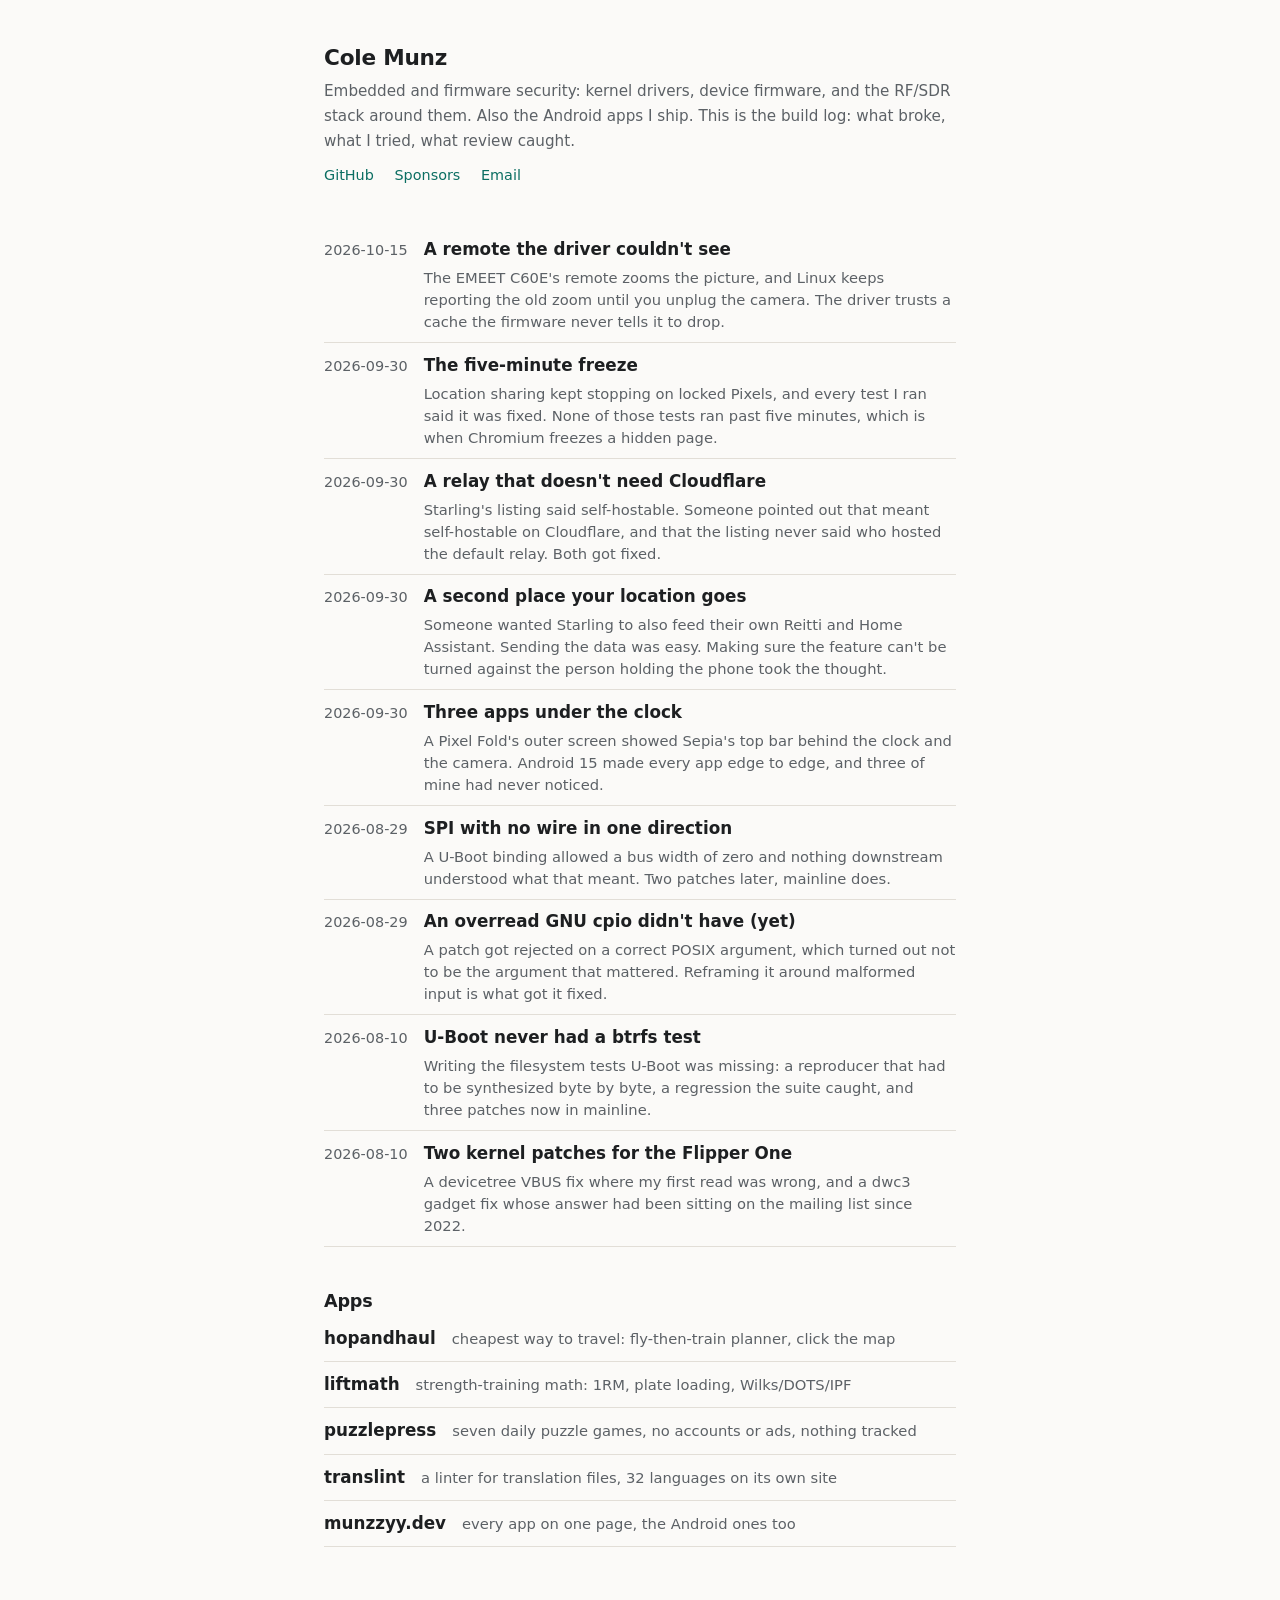
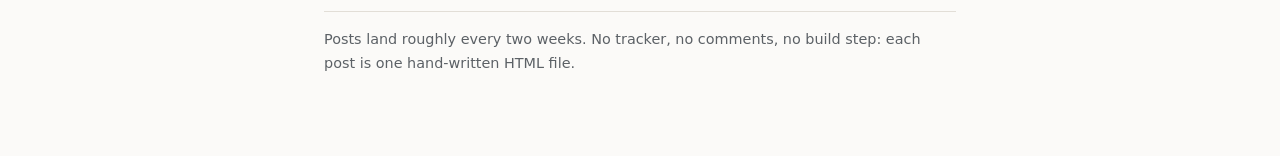
<file: index.html>
<!doctype html>
<html lang="en">
<head>
<meta charset="utf-8">
<meta name="viewport" content="width=device-width, initial-scale=1">
<title>Cole Munz · build log</title>
<meta name="description" content="Build log of Cole Munz. Embedded and firmware security: kernel drivers, device firmware, and the RF/SDR stack around them.">
<link rel="icon" href="favicon.svg" type="image/svg+xml">
<link rel="stylesheet" href="style.css">
<link rel="alternate" type="application/rss+xml" title="Cole Munz build log" href="feed.xml">
</head>
<body>
<main>
<header class="site">
  <h1>Cole Munz</h1>
  <p>Embedded and firmware security: kernel drivers, device firmware, and the RF/SDR stack around them. Also the Android apps I ship. This is the build log: what broke, what I tried, what review caught.</p>
  <nav class="top">
    <a href="https://github.com/munzzyy">GitHub</a>
    <a href="https://github.com/sponsors/munzzyy">Sponsors</a>
    <a href="mailto:Munzzyy1@proton.me">Email</a>
  </nav>
</header>

<ul class="posts">
  <li>
    <span class="date">2026-10-15</span>
    <div>
      <a href="posts/a-remote-the-driver-could-not-see.html">A remote the driver couldn't see</a>
      <p class="summary">The EMEET C60E's remote zooms the picture, and Linux keeps reporting the old zoom until you unplug the camera. The driver trusts a cache the firmware never tells it to drop.</p>
    </div>
  </li>
  <li>
    <span class="date">2026-09-30</span>
    <div>
      <a href="posts/the-five-minute-freeze.html">The five-minute freeze</a>
      <p class="summary">Location sharing kept stopping on locked Pixels, and every test I ran said it was fixed. None of those tests ran past five minutes, which is when Chromium freezes a hidden page.</p>
    </div>
  </li>
  <li>
    <span class="date">2026-09-30</span>
    <div>
      <a href="posts/a-relay-without-cloudflare.html">A relay that doesn't need Cloudflare</a>
      <p class="summary">Starling's listing said self-hostable. Someone pointed out that meant self-hostable on Cloudflare, and that the listing never said who hosted the default relay. Both got fixed.</p>
    </div>
  </li>
  <li>
    <span class="date">2026-09-30</span>
    <div>
      <a href="posts/a-second-place-your-location-goes.html">A second place your location goes</a>
      <p class="summary">Someone wanted Starling to also feed their own Reitti and Home Assistant. Sending the data was easy. Making sure the feature can't be turned against the person holding the phone took the thought.</p>
    </div>
  </li>
  <li>
    <span class="date">2026-09-30</span>
    <div>
      <a href="posts/three-apps-under-the-clock.html">Three apps under the clock</a>
      <p class="summary">A Pixel Fold's outer screen showed Sepia's top bar behind the clock and the camera. Android 15 made every app edge to edge, and three of mine had never noticed.</p>
    </div>
  </li>
  <li>
    <span class="date">2026-08-29</span>
    <div>
      <a href="posts/u-boot-spi-no-wire.html">SPI with no wire in one direction</a>
      <p class="summary">A U-Boot binding allowed a bus width of zero and nothing downstream understood what that meant. Two patches later, mainline does.</p>
    </div>
  </li>
  <li>
    <span class="date">2026-08-29</span>
    <div>
      <a href="posts/gnu-cpio-overread.html">An overread GNU cpio didn't have (yet)</a>
      <p class="summary">A patch got rejected on a correct POSIX argument, which turned out not to be the argument that mattered. Reframing it around malformed input is what got it fixed.</p>
    </div>
  </li>
  <li>
    <span class="date">2026-08-10</span>
    <div>
      <a href="posts/u-boot-never-had-a-btrfs-test.html">U-Boot never had a btrfs test</a>
      <p class="summary">Writing the filesystem tests U-Boot was missing: a reproducer that had to be synthesized byte by byte, a regression the suite caught, and three patches now in mainline.</p>
    </div>
  </li>
  <li>
    <span class="date">2026-08-10</span>
    <div>
      <a href="posts/two-kernel-patches-for-the-flipper-one.html">Two kernel patches for the Flipper One</a>
      <p class="summary">A devicetree VBUS fix where my first read was wrong, and a dwc3 gadget fix whose answer had been sitting on the mailing list since 2022.</p>
    </div>
  </li>
</ul>

<h2 class="apps-heading">Apps</h2>
<ul class="posts apps">
  <li>
    <a href="https://hopandhaul.munzzyy.dev/">hopandhaul</a>
    <span class="app-desc">cheapest way to travel: fly-then-train planner, click the map</span>
  </li>
  <li>
    <a href="https://liftmath.munzzyy.dev/">liftmath</a>
    <span class="app-desc">strength-training math: 1RM, plate loading, Wilks/DOTS/IPF</span>
  </li>
  <li>
    <a href="https://puzzlepress.munzzyy.dev/">puzzlepress</a>
    <span class="app-desc">seven daily puzzle games, no accounts or ads, nothing tracked</span>
  </li>
  <li>
    <a href="https://translint.munzzyy.dev/">translint</a>
    <span class="app-desc">a linter for translation files, 32 languages on its own site</span>
  </li>
    <li>
      <a href="https://munzzyy.dev/">munzzyy.dev</a>
      <span class="app-desc">every app on one page, the Android ones too</span>
    </li>
</ul>

<footer>
  Posts land roughly every two weeks. No tracker, no comments, no build step: each post is one hand-written HTML file.
</footer>
</main>
</body>
</html>
</file>
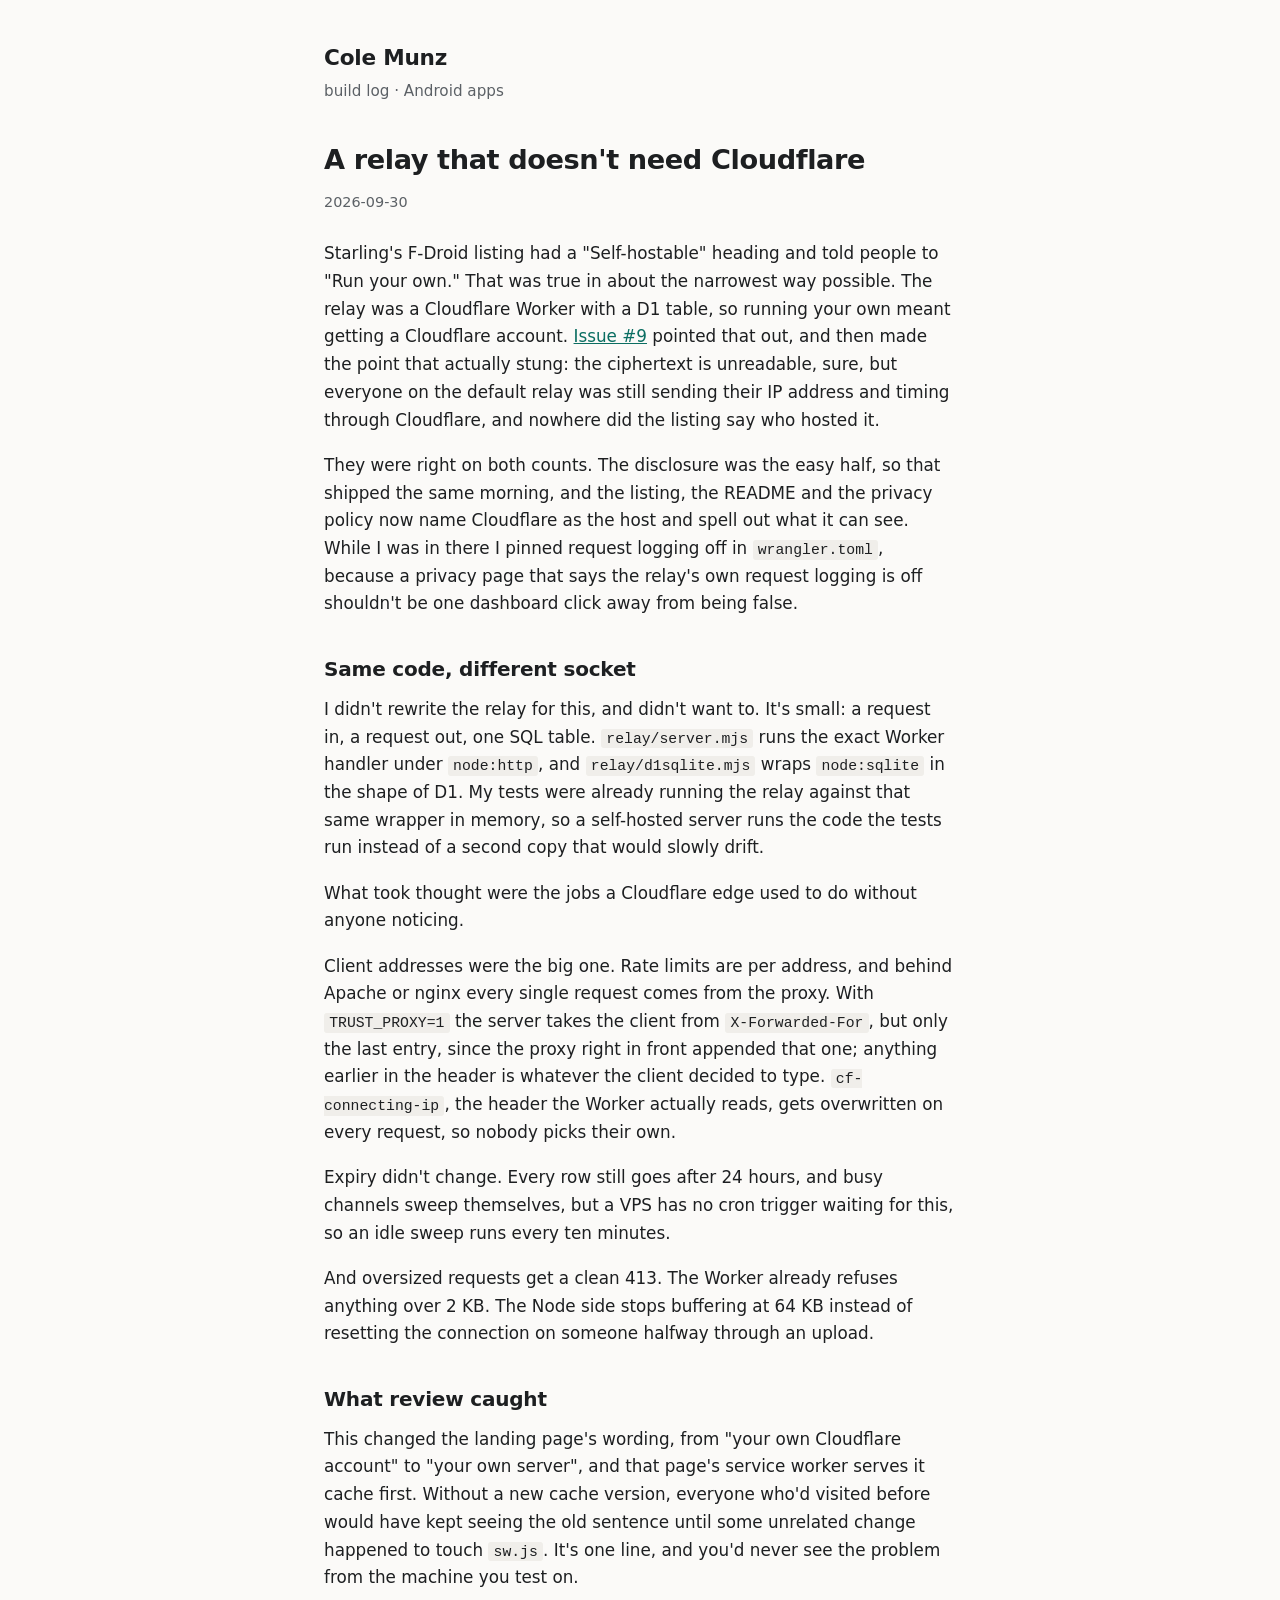
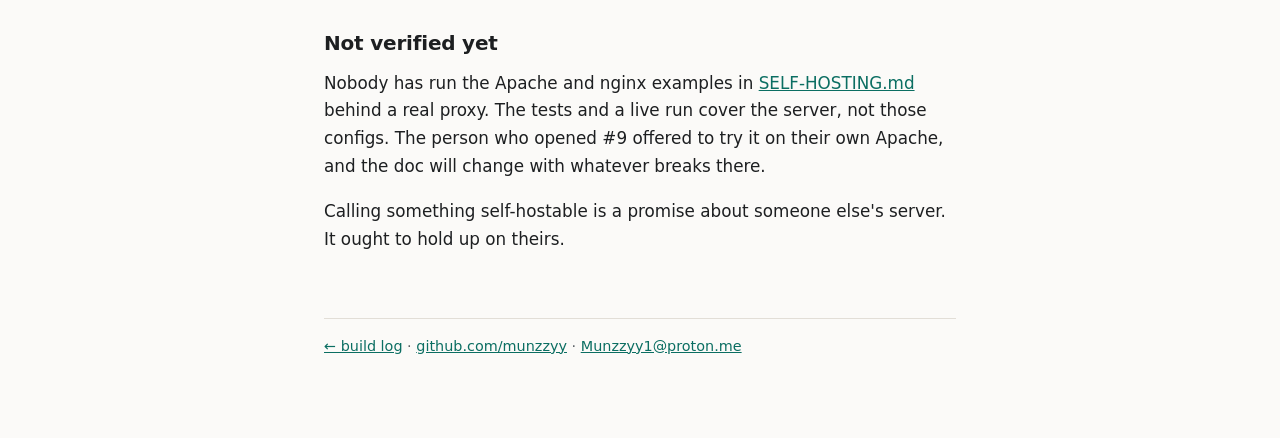
<file: posts/a-relay-without-cloudflare.html>
<!doctype html>
<html lang="en">
<head>
<meta charset="utf-8">
<meta name="viewport" content="width=device-width, initial-scale=1">
<title>A relay that doesn't need Cloudflare</title>
<meta name="description" content="Starling's listing said self-hostable. Someone pointed out that meant self-hostable on Cloudflare, and that the listing never said who hosted the default relay. Both got fixed.">
<link rel="icon" href="../favicon.svg" type="image/svg+xml">
<link rel="stylesheet" href="../style.css">
</head>
<body>
<main>
<header class="site">
  <h1><a href="../index.html">Cole Munz</a></h1>
  <p>build log · Android apps</p>
</header>

<h1 class="post">A relay that doesn't need Cloudflare</h1>
<p class="date">2026-09-30</p>

<article>
<p>Starling's F-Droid listing had a "Self-hostable" heading and told people to "Run your own." That was true in about the narrowest way possible. The relay was a Cloudflare Worker with a D1 table, so running your own meant getting a Cloudflare account. <a href="https://github.com/munzzyy/starling/issues/9">Issue #9</a> pointed that out, and then made the point that actually stung: the ciphertext is unreadable, sure, but everyone on the default relay was still sending their IP address and timing through Cloudflare, and nowhere did the listing say who hosted it.</p>

<p>They were right on both counts. The disclosure was the easy half, so that shipped the same morning, and the listing, the README and the privacy policy now name Cloudflare as the host and spell out what it can see. While I was in there I pinned request logging off in <code>wrangler.toml</code>, because a privacy page that says the relay's own request logging is off shouldn't be one dashboard click away from being false.</p>

<h2>Same code, different socket</h2>

<p>I didn't rewrite the relay for this, and didn't want to. It's small: a request in, a request out, one SQL table. <code>relay/server.mjs</code> runs the exact Worker handler under <code>node:http</code>, and <code>relay/d1sqlite.mjs</code> wraps <code>node:sqlite</code> in the shape of D1. My tests were already running the relay against that same wrapper in memory, so a self-hosted server runs the code the tests run instead of a second copy that would slowly drift.</p>

<p>What took thought were the jobs a Cloudflare edge used to do without anyone noticing.</p>

<p>Client addresses were the big one. Rate limits are per address, and behind Apache or nginx every single request comes from the proxy. With <code>TRUST_PROXY=1</code> the server takes the client from <code>X-Forwarded-For</code>, but only the last entry, since the proxy right in front appended that one; anything earlier in the header is whatever the client decided to type. <code>cf-connecting-ip</code>, the header the Worker actually reads, gets overwritten on every request, so nobody picks their own.</p>

<p>Expiry didn't change. Every row still goes after 24 hours, and busy channels sweep themselves, but a VPS has no cron trigger waiting for this, so an idle sweep runs every ten minutes.</p>

<p>And oversized requests get a clean 413. The Worker already refuses anything over 2 KB. The Node side stops buffering at 64 KB instead of resetting the connection on someone halfway through an upload.</p>

<h2>What review caught</h2>

<p>This changed the landing page's wording, from "your own Cloudflare account" to "your own server", and that page's service worker serves it cache first. Without a new cache version, everyone who'd visited before would have kept seeing the old sentence until some unrelated change happened to touch <code>sw.js</code>. It's one line, and you'd never see the problem from the machine you test on.</p>

<h2>Not verified yet</h2>

<p>Nobody has run the Apache and nginx examples in <a href="https://github.com/munzzyy/starling/blob/main/docs/SELF-HOSTING.md">SELF-HOSTING.md</a> behind a real proxy. The tests and a live run cover the server, not those configs. The person who opened #9 offered to try it on their own Apache, and the doc will change with whatever breaks there.</p>

<p>Calling something self-hostable is a promise about someone else's server. It ought to hold up on theirs.</p>
</article>

<footer>
  <a href="../index.html">← build log</a> · <a href="https://github.com/munzzyy">github.com/munzzyy</a> · <a href="mailto:Munzzyy1@proton.me">Munzzyy1@proton.me</a>
</footer>
</main>
</body>
</html>
</file>
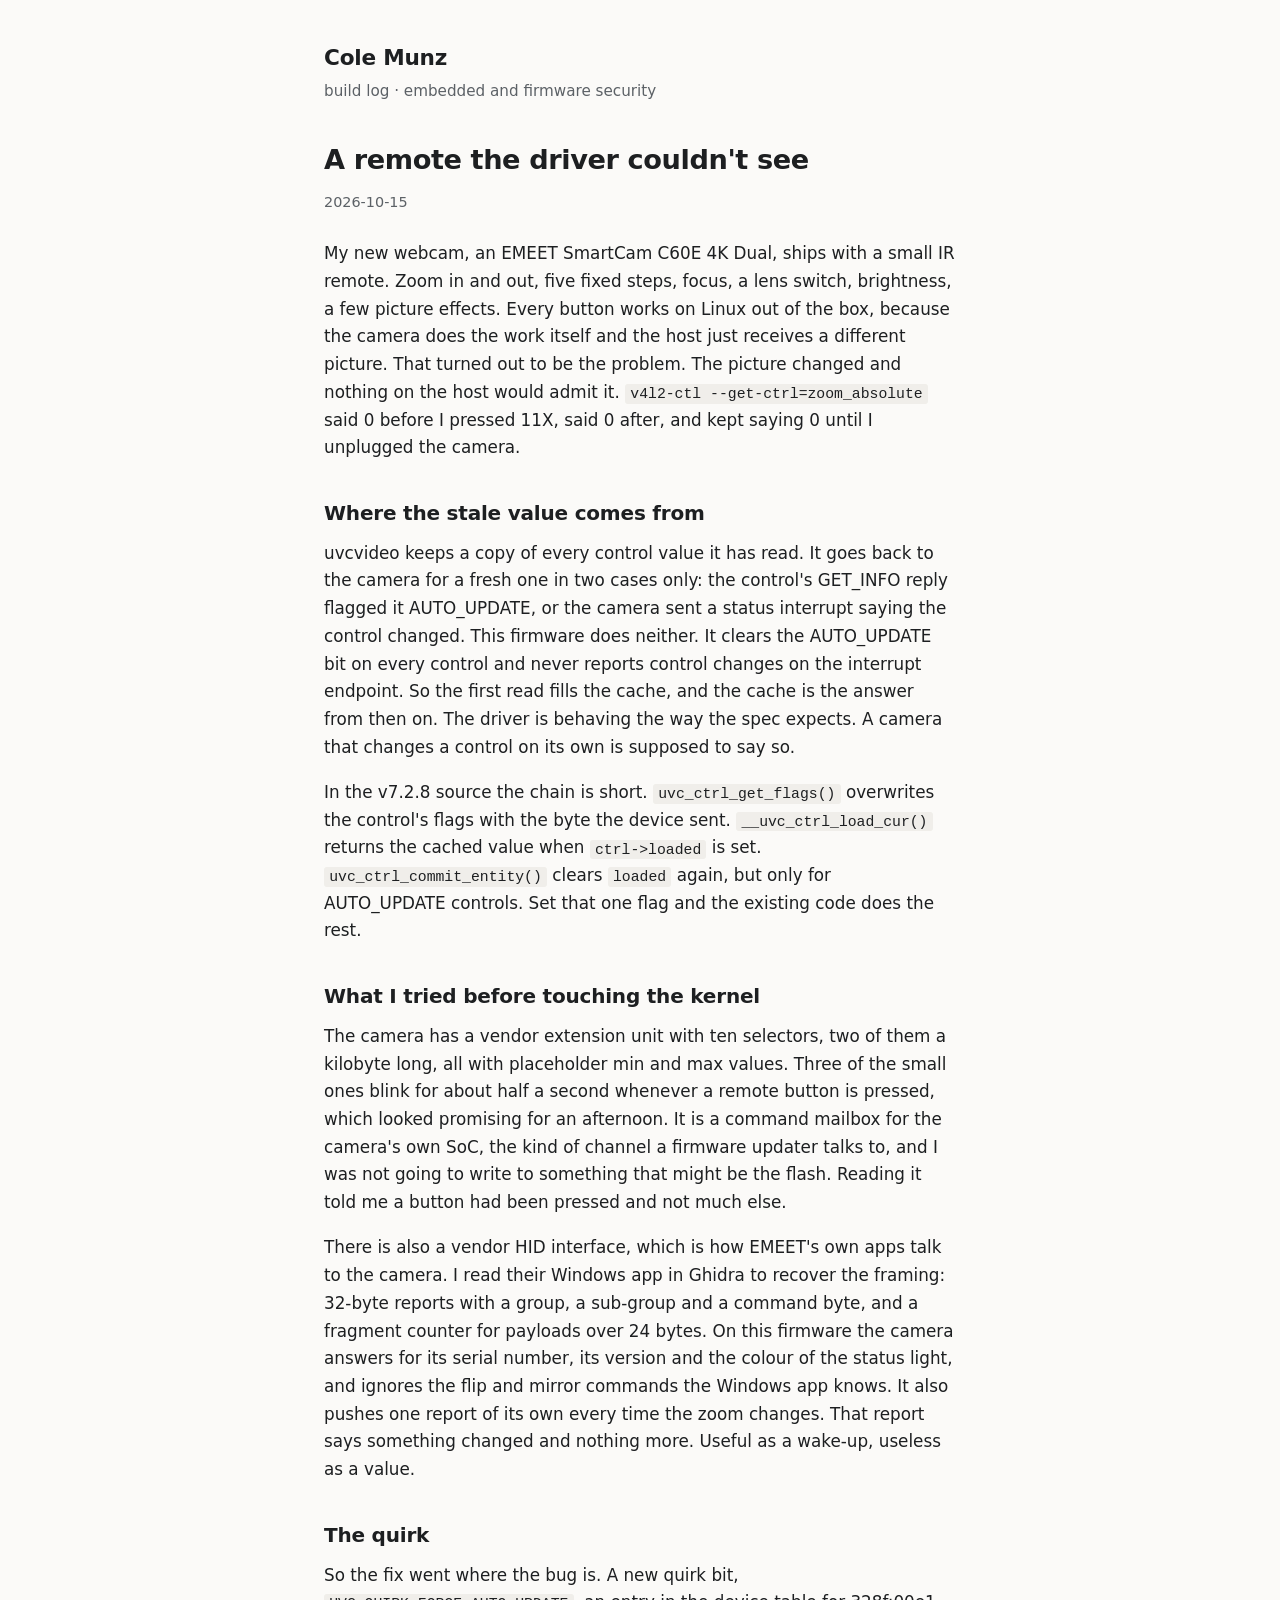
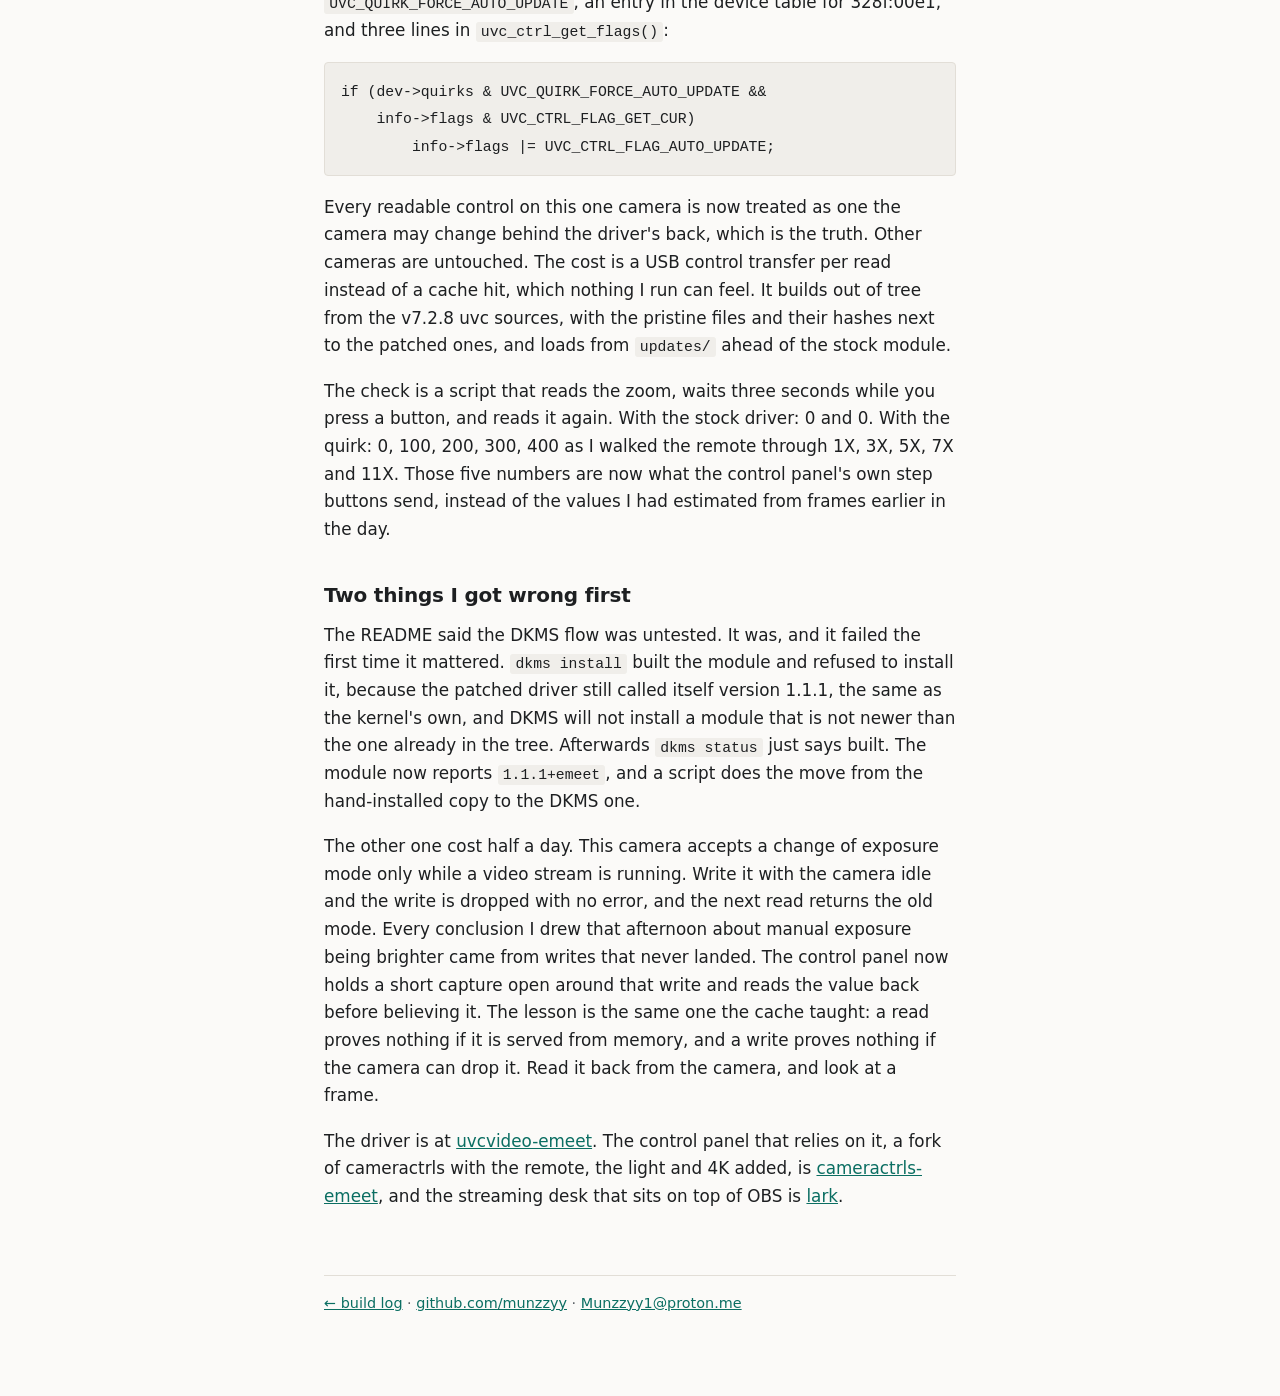
<file: posts/a-remote-the-driver-could-not-see.html>
<!doctype html>
<html lang="en">
<head>
<meta charset="utf-8">
<meta name="viewport" content="width=device-width, initial-scale=1">
<title>A remote the driver couldn't see</title>
<meta name="description" content="The EMEET C60E's remote zooms the picture, and Linux keeps reporting the old zoom until you unplug the camera. The driver trusts a cache the firmware never tells it to drop.">
<link rel="icon" href="../favicon.svg" type="image/svg+xml">
<link rel="stylesheet" href="../style.css">
</head>
<body>
<main>
<header class="site">
  <h1><a href="../index.html">Cole Munz</a></h1>
  <p>build log · embedded and firmware security</p>
</header>

<h1 class="post">A remote the driver couldn't see</h1>
<p class="date">2026-10-15</p>

<article>
<p>My new webcam, an EMEET SmartCam C60E 4K Dual, ships with a small IR remote. Zoom in and out, five fixed steps, focus, a lens switch, brightness, a few picture effects. Every button works on Linux out of the box, because the camera does the work itself and the host just receives a different picture. That turned out to be the problem. The picture changed and nothing on the host would admit it. <code>v4l2-ctl --get-ctrl=zoom_absolute</code> said 0 before I pressed 11X, said 0 after, and kept saying 0 until I unplugged the camera.</p>

<h2>Where the stale value comes from</h2>

<p>uvcvideo keeps a copy of every control value it has read. It goes back to the camera for a fresh one in two cases only: the control's GET_INFO reply flagged it AUTO_UPDATE, or the camera sent a status interrupt saying the control changed. This firmware does neither. It clears the AUTO_UPDATE bit on every control and never reports control changes on the interrupt endpoint. So the first read fills the cache, and the cache is the answer from then on. The driver is behaving the way the spec expects. A camera that changes a control on its own is supposed to say so.</p>

<p>In the v7.2.8 source the chain is short. <code>uvc_ctrl_get_flags()</code> overwrites the control's flags with the byte the device sent. <code>__uvc_ctrl_load_cur()</code> returns the cached value when <code>ctrl->loaded</code> is set. <code>uvc_ctrl_commit_entity()</code> clears <code>loaded</code> again, but only for AUTO_UPDATE controls. Set that one flag and the existing code does the rest.</p>

<h2>What I tried before touching the kernel</h2>

<p>The camera has a vendor extension unit with ten selectors, two of them a kilobyte long, all with placeholder min and max values. Three of the small ones blink for about half a second whenever a remote button is pressed, which looked promising for an afternoon. It is a command mailbox for the camera's own SoC, the kind of channel a firmware updater talks to, and I was not going to write to something that might be the flash. Reading it told me a button had been pressed and not much else.</p>

<p>There is also a vendor HID interface, which is how EMEET's own apps talk to the camera. I read their Windows app in Ghidra to recover the framing: 32-byte reports with a group, a sub-group and a command byte, and a fragment counter for payloads over 24 bytes. On this firmware the camera answers for its serial number, its version and the colour of the status light, and ignores the flip and mirror commands the Windows app knows. It also pushes one report of its own every time the zoom changes. That report says something changed and nothing more. Useful as a wake-up, useless as a value.</p>

<h2>The quirk</h2>

<p>So the fix went where the bug is. A new quirk bit, <code>UVC_QUIRK_FORCE_AUTO_UPDATE</code>, an entry in the device table for 328f:00e1, and three lines in <code>uvc_ctrl_get_flags()</code>:</p>

<pre><code>if (dev->quirks &amp; UVC_QUIRK_FORCE_AUTO_UPDATE &amp;&amp;
    info->flags &amp; UVC_CTRL_FLAG_GET_CUR)
        info->flags |= UVC_CTRL_FLAG_AUTO_UPDATE;</code></pre>

<p>Every readable control on this one camera is now treated as one the camera may change behind the driver's back, which is the truth. Other cameras are untouched. The cost is a USB control transfer per read instead of a cache hit, which nothing I run can feel. It builds out of tree from the v7.2.8 uvc sources, with the pristine files and their hashes next to the patched ones, and loads from <code>updates/</code> ahead of the stock module.</p>

<p>The check is a script that reads the zoom, waits three seconds while you press a button, and reads it again. With the stock driver: 0 and 0. With the quirk: 0, 100, 200, 300, 400 as I walked the remote through 1X, 3X, 5X, 7X and 11X. Those five numbers are now what the control panel's own step buttons send, instead of the values I had estimated from frames earlier in the day.</p>

<h2>Two things I got wrong first</h2>

<p>The README said the DKMS flow was untested. It was, and it failed the first time it mattered. <code>dkms install</code> built the module and refused to install it, because the patched driver still called itself version 1.1.1, the same as the kernel's own, and DKMS will not install a module that is not newer than the one already in the tree. Afterwards <code>dkms status</code> just says built. The module now reports <code>1.1.1+emeet</code>, and a script does the move from the hand-installed copy to the DKMS one.</p>

<p>The other one cost half a day. This camera accepts a change of exposure mode only while a video stream is running. Write it with the camera idle and the write is dropped with no error, and the next read returns the old mode. Every conclusion I drew that afternoon about manual exposure being brighter came from writes that never landed. The control panel now holds a short capture open around that write and reads the value back before believing it. The lesson is the same one the cache taught: a read proves nothing if it is served from memory, and a write proves nothing if the camera can drop it. Read it back from the camera, and look at a frame.</p>

<p>The driver is at <a href="https://github.com/munzzyy/uvcvideo-emeet">uvcvideo-emeet</a>. The control panel that relies on it, a fork of cameractrls with the remote, the light and 4K added, is <a href="https://github.com/munzzyy/cameractrls-emeet">cameractrls-emeet</a>, and the streaming desk that sits on top of OBS is <a href="https://github.com/munzzyy/lark">lark</a>.</p>
</article>

<footer>
  <a href="../index.html">← build log</a> · <a href="https://github.com/munzzyy">github.com/munzzyy</a> · <a href="mailto:Munzzyy1@proton.me">Munzzyy1@proton.me</a>
</footer>
</main>
</body>
</html>
</file>
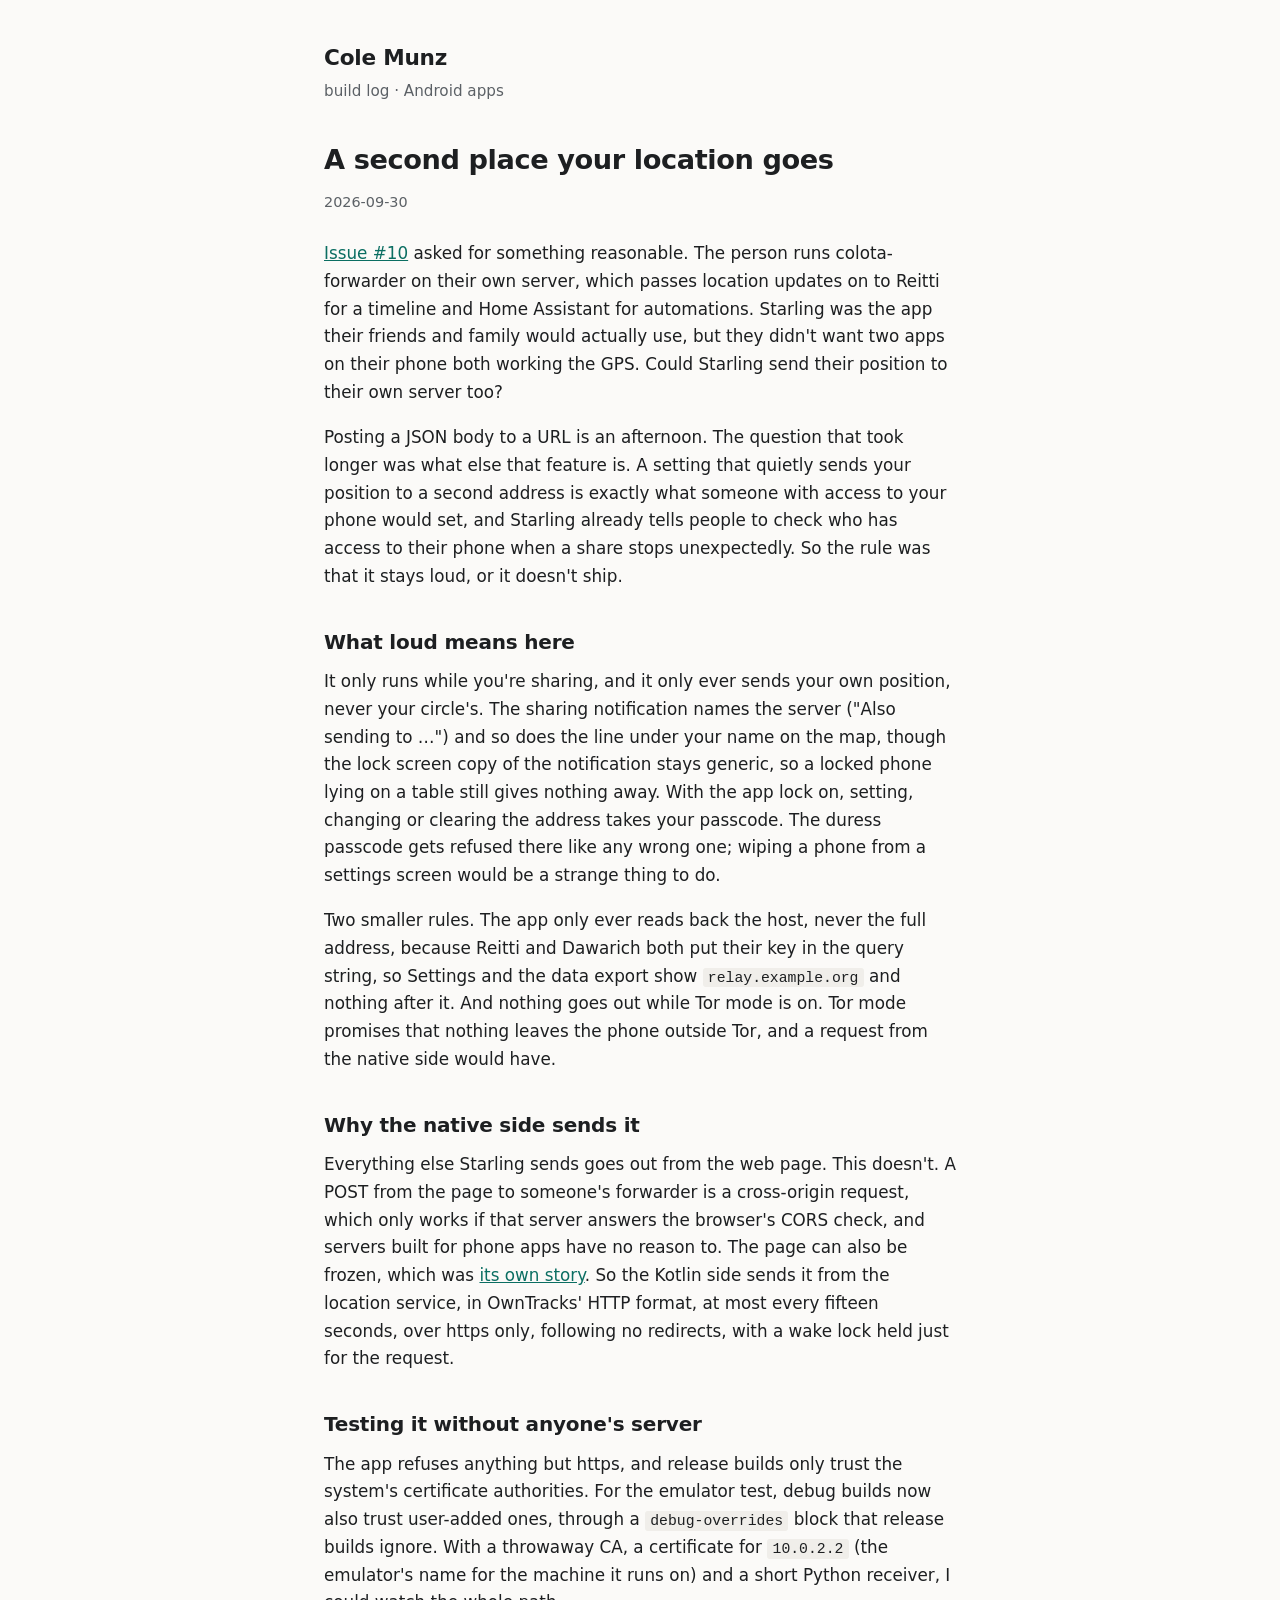
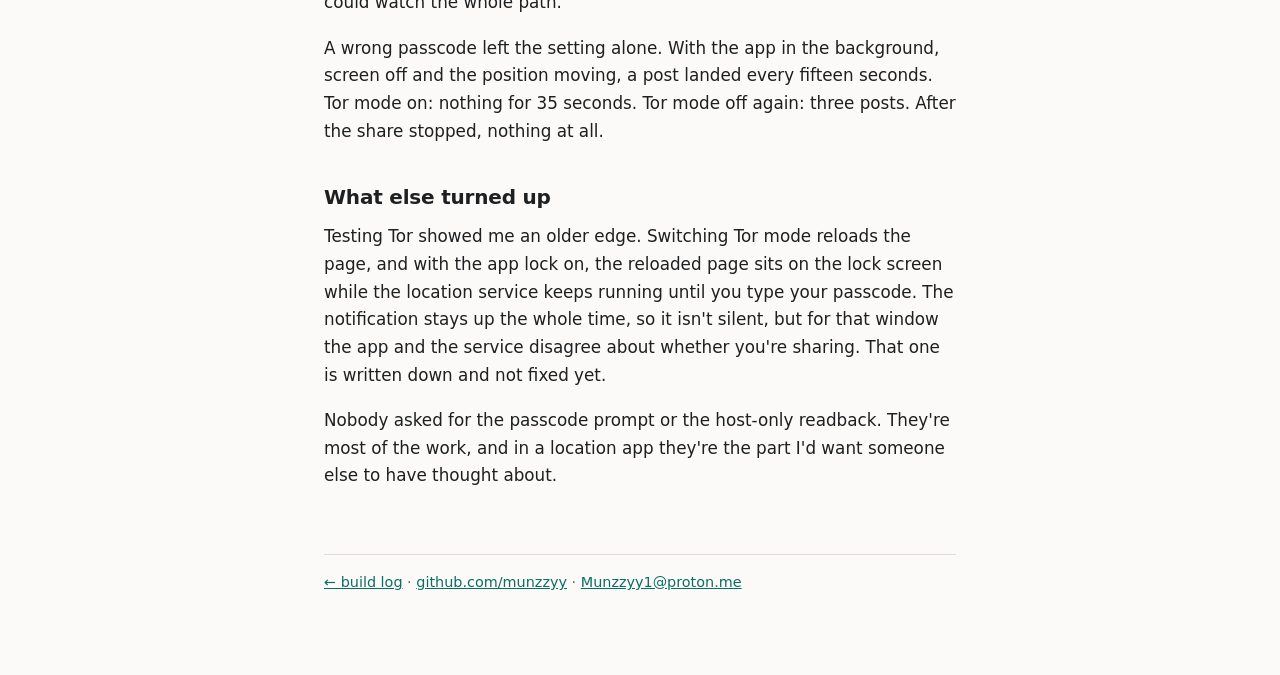
<file: posts/a-second-place-your-location-goes.html>
<!doctype html>
<html lang="en">
<head>
<meta charset="utf-8">
<meta name="viewport" content="width=device-width, initial-scale=1">
<title>A second place your location goes</title>
<meta name="description" content="Someone wanted Starling to also feed their own Reitti and Home Assistant. Sending the data was easy. Making sure the feature can't be turned against the person holding the phone took the thought.">
<link rel="icon" href="../favicon.svg" type="image/svg+xml">
<link rel="stylesheet" href="../style.css">
</head>
<body>
<main>
<header class="site">
  <h1><a href="../index.html">Cole Munz</a></h1>
  <p>build log · Android apps</p>
</header>

<h1 class="post">A second place your location goes</h1>
<p class="date">2026-09-30</p>

<article>
<p><a href="https://github.com/munzzyy/starling/issues/10">Issue #10</a> asked for something reasonable. The person runs colota-forwarder on their own server, which passes location updates on to Reitti for a timeline and Home Assistant for automations. Starling was the app their friends and family would actually use, but they didn't want two apps on their phone both working the GPS. Could Starling send their position to their own server too?</p>

<p>Posting a JSON body to a URL is an afternoon. The question that took longer was what else that feature is. A setting that quietly sends your position to a second address is exactly what someone with access to your phone would set, and Starling already tells people to check who has access to their phone when a share stops unexpectedly. So the rule was that it stays loud, or it doesn't ship.</p>

<h2>What loud means here</h2>

<p>It only runs while you're sharing, and it only ever sends your own position, never your circle's. The sharing notification names the server ("Also sending to …") and so does the line under your name on the map, though the lock screen copy of the notification stays generic, so a locked phone lying on a table still gives nothing away. With the app lock on, setting, changing or clearing the address takes your passcode. The duress passcode gets refused there like any wrong one; wiping a phone from a settings screen would be a strange thing to do.</p>

<p>Two smaller rules. The app only ever reads back the host, never the full address, because Reitti and Dawarich both put their key in the query string, so Settings and the data export show <code>relay.example.org</code> and nothing after it. And nothing goes out while Tor mode is on. Tor mode promises that nothing leaves the phone outside Tor, and a request from the native side would have.</p>

<h2>Why the native side sends it</h2>

<p>Everything else Starling sends goes out from the web page. This doesn't. A POST from the page to someone's forwarder is a cross-origin request, which only works if that server answers the browser's CORS check, and servers built for phone apps have no reason to. The page can also be frozen, which was <a href="the-five-minute-freeze.html">its own story</a>. So the Kotlin side sends it from the location service, in OwnTracks' HTTP format, at most every fifteen seconds, over https only, following no redirects, with a wake lock held just for the request.</p>

<h2>Testing it without anyone's server</h2>

<p>The app refuses anything but https, and release builds only trust the system's certificate authorities. For the emulator test, debug builds now also trust user-added ones, through a <code>debug-overrides</code> block that release builds ignore. With a throwaway CA, a certificate for <code>10.0.2.2</code> (the emulator's name for the machine it runs on) and a short Python receiver, I could watch the whole path.</p>

<p>A wrong passcode left the setting alone. With the app in the background, screen off and the position moving, a post landed every fifteen seconds. Tor mode on: nothing for 35 seconds. Tor mode off again: three posts. After the share stopped, nothing at all.</p>

<h2>What else turned up</h2>

<p>Testing Tor showed me an older edge. Switching Tor mode reloads the page, and with the app lock on, the reloaded page sits on the lock screen while the location service keeps running until you type your passcode. The notification stays up the whole time, so it isn't silent, but for that window the app and the service disagree about whether you're sharing. That one is written down and not fixed yet.</p>

<p>Nobody asked for the passcode prompt or the host-only readback. They're most of the work, and in a location app they're the part I'd want someone else to have thought about.</p>
</article>

<footer>
  <a href="../index.html">← build log</a> · <a href="https://github.com/munzzyy">github.com/munzzyy</a> · <a href="mailto:Munzzyy1@proton.me">Munzzyy1@proton.me</a>
</footer>
</main>
</body>
</html>
</file>
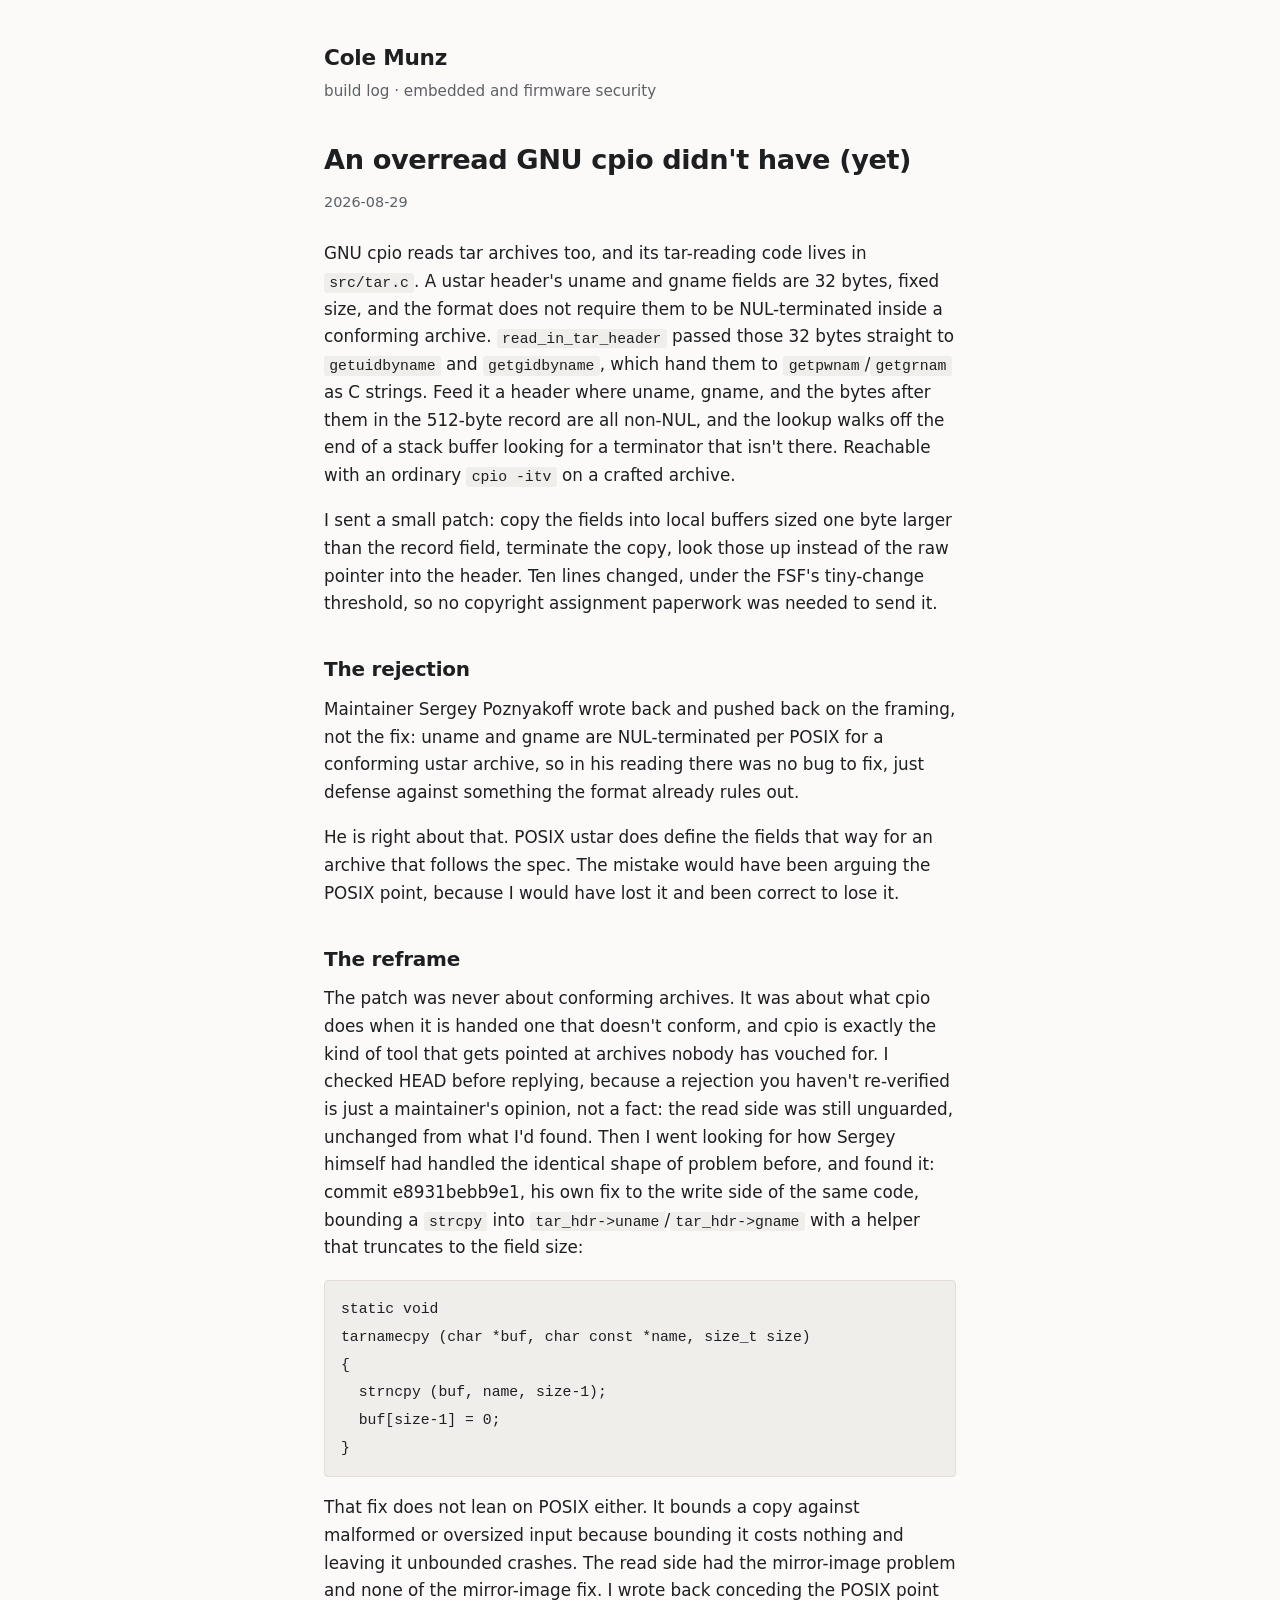
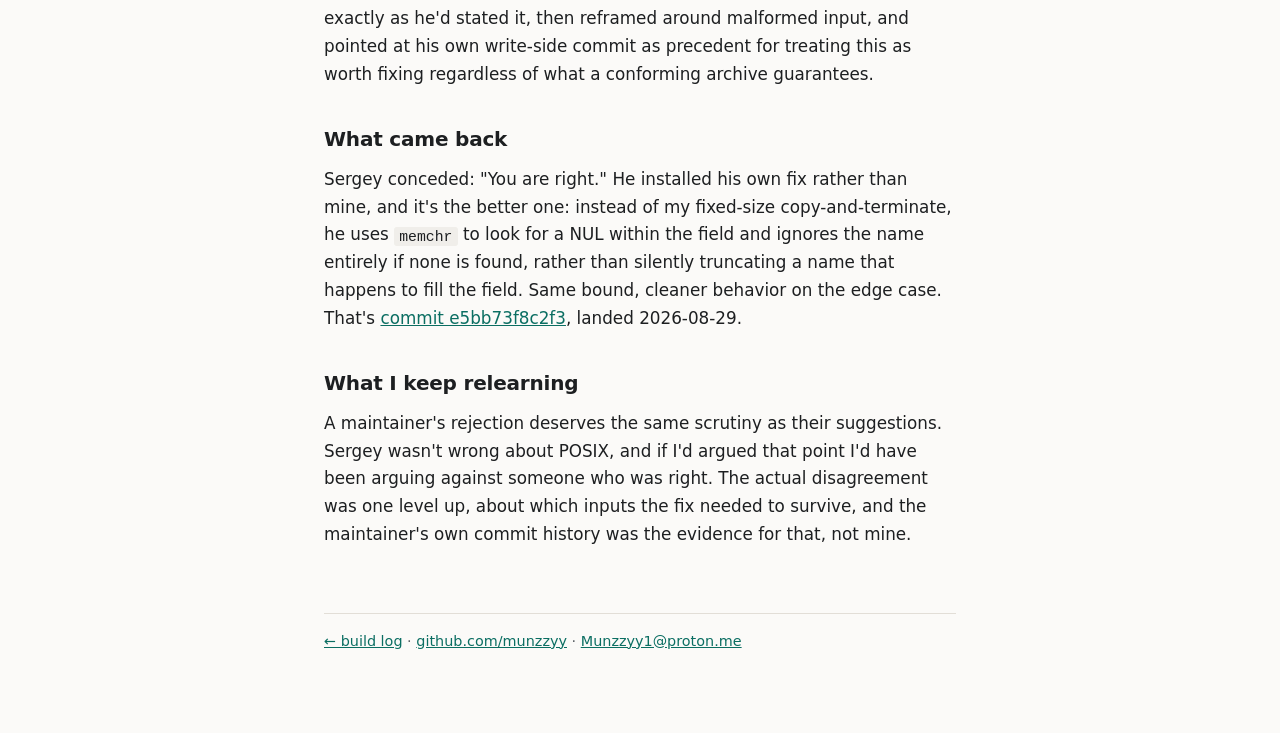
<file: posts/gnu-cpio-overread.html>
<!doctype html>
<html lang="en">
<head>
<meta charset="utf-8">
<meta name="viewport" content="width=device-width, initial-scale=1">
<title>An overread GNU cpio didn't have (yet)</title>
<meta name="description" content="A patch got rejected on a correct POSIX argument, which turned out not to be the argument that mattered. Reframing it around malformed input is what got it fixed.">
<link rel="icon" href="../favicon.svg" type="image/svg+xml">
<link rel="stylesheet" href="../style.css">
</head>
<body>
<main>
<header class="site">
  <h1><a href="../index.html">Cole Munz</a></h1>
  <p>build log · embedded and firmware security</p>
</header>

<h1 class="post">An overread GNU cpio didn't have (yet)</h1>
<p class="date">2026-08-29</p>

<article>
<p>GNU cpio reads tar archives too, and its tar-reading code lives in <code>src/tar.c</code>. A ustar header's uname and gname fields are 32 bytes, fixed size, and the format does not require them to be NUL-terminated inside a conforming archive. <code>read_in_tar_header</code> passed those 32 bytes straight to <code>getuidbyname</code> and <code>getgidbyname</code>, which hand them to <code>getpwnam</code>/<code>getgrnam</code> as C strings. Feed it a header where uname, gname, and the bytes after them in the 512-byte record are all non-NUL, and the lookup walks off the end of a stack buffer looking for a terminator that isn't there. Reachable with an ordinary <code>cpio -itv</code> on a crafted archive.</p>

<p>I sent a small patch: copy the fields into local buffers sized one byte larger than the record field, terminate the copy, look those up instead of the raw pointer into the header. Ten lines changed, under the FSF's tiny-change threshold, so no copyright assignment paperwork was needed to send it.</p>

<h2>The rejection</h2>

<p>Maintainer Sergey Poznyakoff wrote back and pushed back on the framing, not the fix: uname and gname are NUL-terminated per POSIX for a conforming ustar archive, so in his reading there was no bug to fix, just defense against something the format already rules out.</p>

<p>He is right about that. POSIX ustar does define the fields that way for an archive that follows the spec. The mistake would have been arguing the POSIX point, because I would have lost it and been correct to lose it.</p>

<h2>The reframe</h2>

<p>The patch was never about conforming archives. It was about what cpio does when it is handed one that doesn't conform, and cpio is exactly the kind of tool that gets pointed at archives nobody has vouched for. I checked HEAD before replying, because a rejection you haven't re-verified is just a maintainer's opinion, not a fact: the read side was still unguarded, unchanged from what I'd found. Then I went looking for how Sergey himself had handled the identical shape of problem before, and found it: commit e8931bebb9e1, his own fix to the write side of the same code, bounding a <code>strcpy</code> into <code>tar_hdr->uname</code>/<code>tar_hdr->gname</code> with a helper that truncates to the field size:</p>

<pre><code>static void
tarnamecpy (char *buf, char const *name, size_t size)
{
  strncpy (buf, name, size-1);
  buf[size-1] = 0;
}</code></pre>

<p>That fix does not lean on POSIX either. It bounds a copy against malformed or oversized input because bounding it costs nothing and leaving it unbounded crashes. The read side had the mirror-image problem and none of the mirror-image fix. I wrote back conceding the POSIX point exactly as he'd stated it, then reframed around malformed input, and pointed at his own write-side commit as precedent for treating this as worth fixing regardless of what a conforming archive guarantees.</p>

<h2>What came back</h2>

<p>Sergey conceded: "You are right." He installed his own fix rather than mine, and it's the better one: instead of my fixed-size copy-and-terminate, he uses <code>memchr</code> to look for a NUL within the field and ignores the name entirely if none is found, rather than silently truncating a name that happens to fill the field. Same bound, cleaner behavior on the edge case. That's <a href="https://git.savannah.gnu.org/cgit/cpio.git/commit/?id=e5bb73f8c2f3">commit e5bb73f8c2f3</a>, landed 2026-08-29.</p>

<h2>What I keep relearning</h2>

<p>A maintainer's rejection deserves the same scrutiny as their suggestions. Sergey wasn't wrong about POSIX, and if I'd argued that point I'd have been arguing against someone who was right. The actual disagreement was one level up, about which inputs the fix needed to survive, and the maintainer's own commit history was the evidence for that, not mine.</p>
</article>

<footer>
  <a href="../index.html">← build log</a> · <a href="https://github.com/munzzyy">github.com/munzzyy</a> · <a href="mailto:Munzzyy1@proton.me">Munzzyy1@proton.me</a>
</footer>
</main>
</body>
</html>
</file>
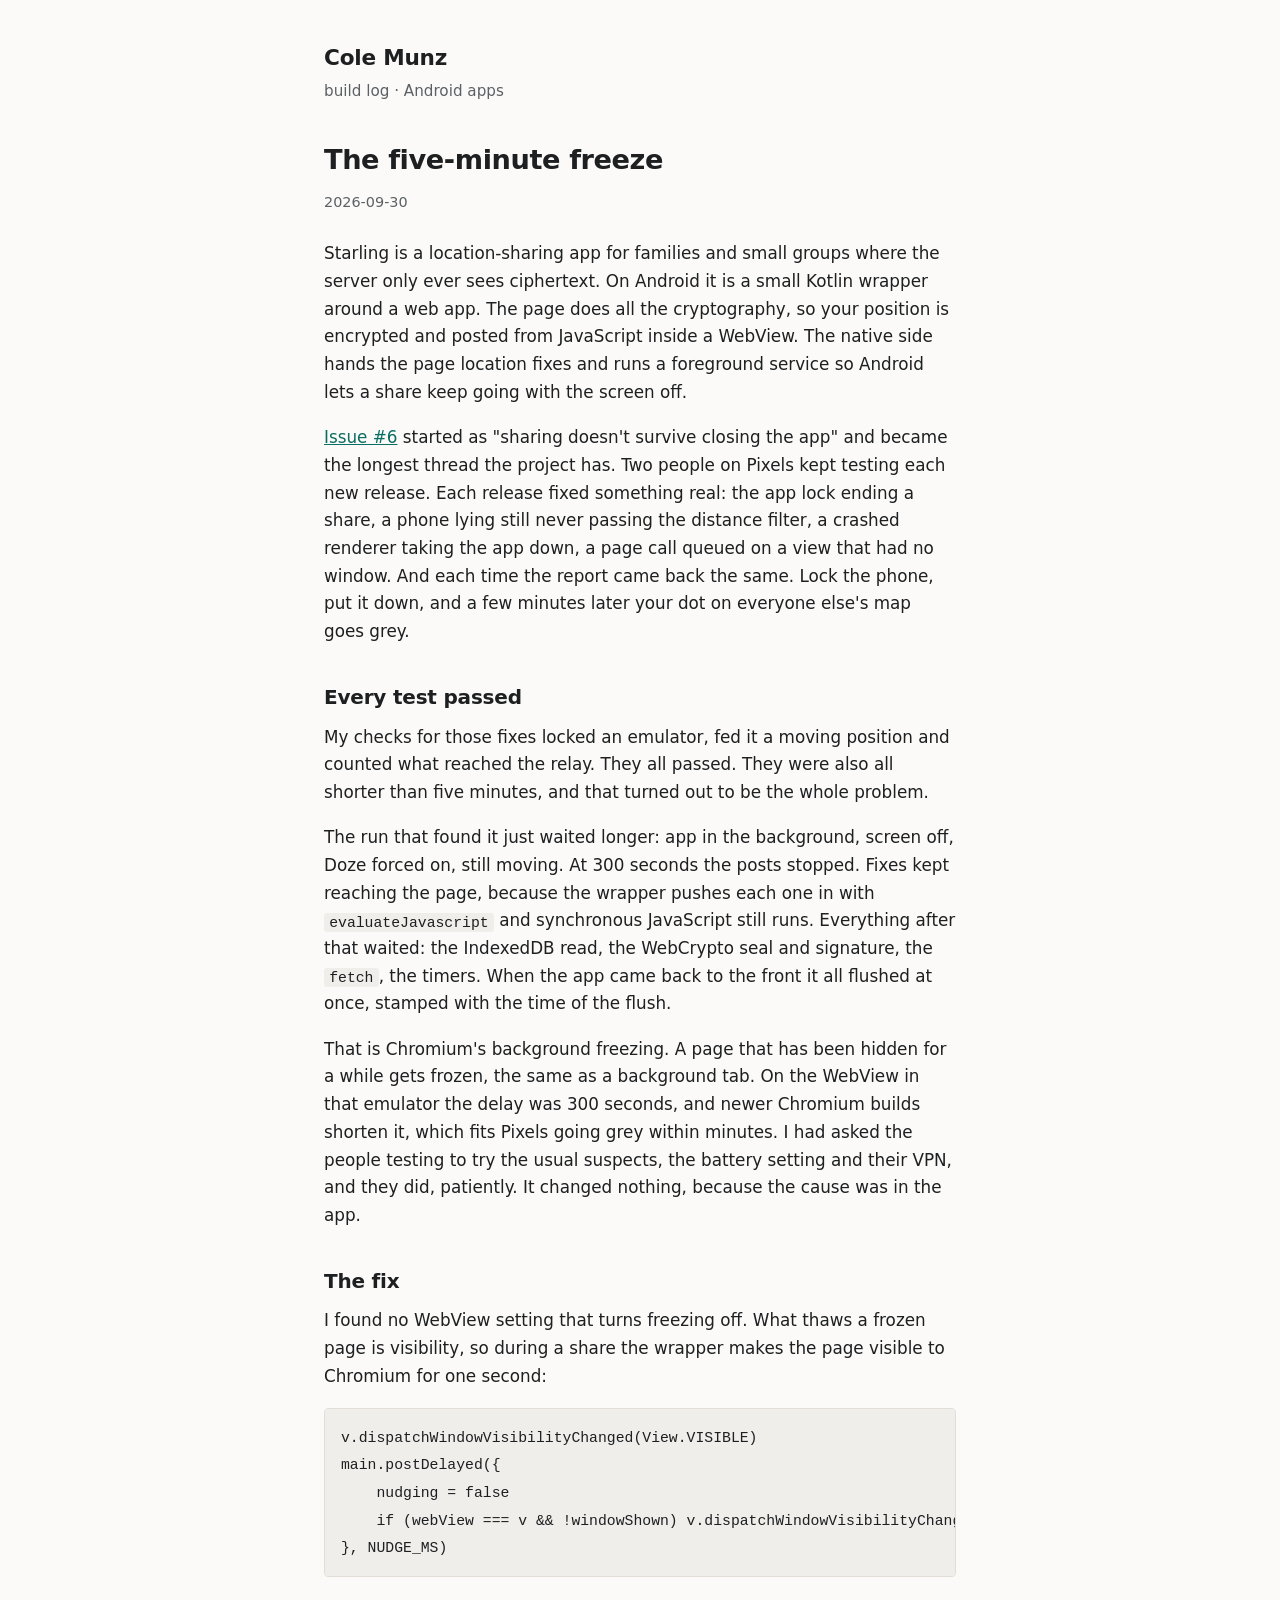
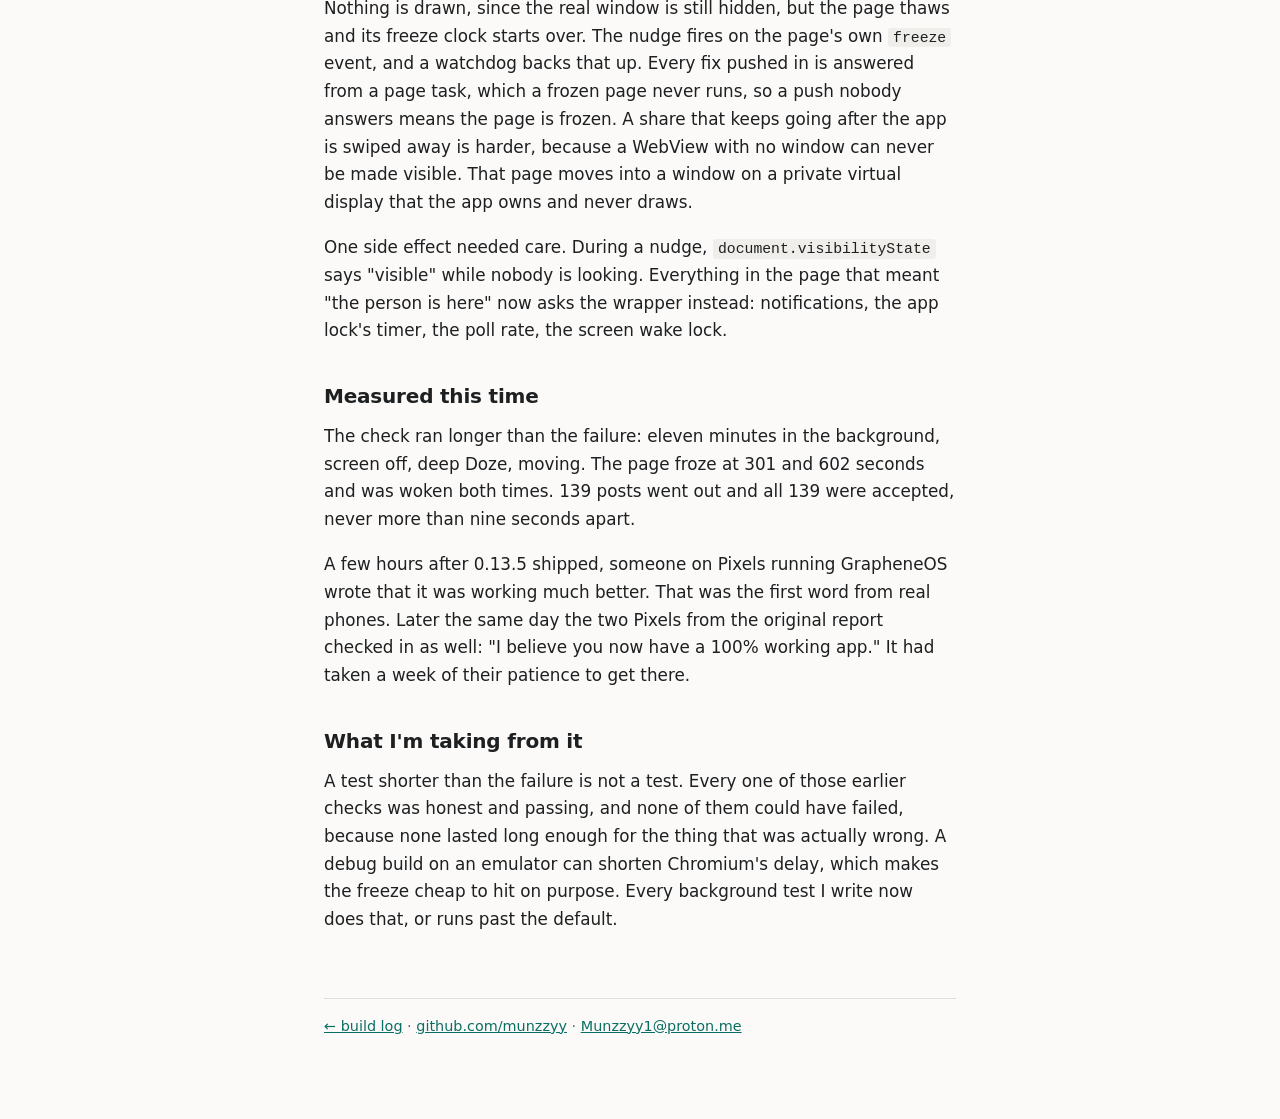
<file: posts/the-five-minute-freeze.html>
<!doctype html>
<html lang="en">
<head>
<meta charset="utf-8">
<meta name="viewport" content="width=device-width, initial-scale=1">
<title>The five-minute freeze</title>
<meta name="description" content="Location sharing kept stopping on locked Pixels, and every test I ran said it was fixed. None of those tests ran past five minutes, which is when Chromium freezes a hidden page.">
<link rel="icon" href="../favicon.svg" type="image/svg+xml">
<link rel="stylesheet" href="../style.css">
</head>
<body>
<main>
<header class="site">
  <h1><a href="../index.html">Cole Munz</a></h1>
  <p>build log · Android apps</p>
</header>

<h1 class="post">The five-minute freeze</h1>
<p class="date">2026-09-30</p>

<article>
<p>Starling is a location-sharing app for families and small groups where the server only ever sees ciphertext. On Android it is a small Kotlin wrapper around a web app. The page does all the cryptography, so your position is encrypted and posted from JavaScript inside a WebView. The native side hands the page location fixes and runs a foreground service so Android lets a share keep going with the screen off.</p>

<p><a href="https://github.com/munzzyy/starling/issues/6">Issue #6</a> started as "sharing doesn't survive closing the app" and became the longest thread the project has. Two people on Pixels kept testing each new release. Each release fixed something real: the app lock ending a share, a phone lying still never passing the distance filter, a crashed renderer taking the app down, a page call queued on a view that had no window. And each time the report came back the same. Lock the phone, put it down, and a few minutes later your dot on everyone else's map goes grey.</p>

<h2>Every test passed</h2>

<p>My checks for those fixes locked an emulator, fed it a moving position and counted what reached the relay. They all passed. They were also all shorter than five minutes, and that turned out to be the whole problem.</p>

<p>The run that found it just waited longer: app in the background, screen off, Doze forced on, still moving. At 300 seconds the posts stopped. Fixes kept reaching the page, because the wrapper pushes each one in with <code>evaluateJavascript</code> and synchronous JavaScript still runs. Everything after that waited: the IndexedDB read, the WebCrypto seal and signature, the <code>fetch</code>, the timers. When the app came back to the front it all flushed at once, stamped with the time of the flush.</p>

<p>That is Chromium's background freezing. A page that has been hidden for a while gets frozen, the same as a background tab. On the WebView in that emulator the delay was 300 seconds, and newer Chromium builds shorten it, which fits Pixels going grey within minutes. I had asked the people testing to try the usual suspects, the battery setting and their VPN, and they did, patiently. It changed nothing, because the cause was in the app.</p>

<h2>The fix</h2>

<p>I found no WebView setting that turns freezing off. What thaws a frozen page is visibility, so during a share the wrapper makes the page visible to Chromium for one second:</p>

<pre><code>v.dispatchWindowVisibilityChanged(View.VISIBLE)
main.postDelayed({
    nudging = false
    if (webView === v &amp;&amp; !windowShown) v.dispatchWindowVisibilityChanged(View.GONE)
}, NUDGE_MS)</code></pre>

<p>Nothing is drawn, since the real window is still hidden, but the page thaws and its freeze clock starts over. The nudge fires on the page's own <code>freeze</code> event, and a watchdog backs that up. Every fix pushed in is answered from a page task, which a frozen page never runs, so a push nobody answers means the page is frozen. A share that keeps going after the app is swiped away is harder, because a WebView with no window can never be made visible. That page moves into a window on a private virtual display that the app owns and never draws.</p>

<p>One side effect needed care. During a nudge, <code>document.visibilityState</code> says "visible" while nobody is looking. Everything in the page that meant "the person is here" now asks the wrapper instead: notifications, the app lock's timer, the poll rate, the screen wake lock.</p>

<h2>Measured this time</h2>

<p>The check ran longer than the failure: eleven minutes in the background, screen off, deep Doze, moving. The page froze at 301 and 602 seconds and was woken both times. 139 posts went out and all 139 were accepted, never more than nine seconds apart.</p>

<p>A few hours after 0.13.5 shipped, someone on Pixels running GrapheneOS wrote that it was working much better. That was the first word from real phones. Later the same day the two Pixels from the original report checked in as well: "I believe you now have a 100% working app." It had taken a week of their patience to get there.</p>

<h2>What I'm taking from it</h2>

<p>A test shorter than the failure is not a test. Every one of those earlier checks was honest and passing, and none of them could have failed, because none lasted long enough for the thing that was actually wrong. A debug build on an emulator can shorten Chromium's delay, which makes the freeze cheap to hit on purpose. Every background test I write now does that, or runs past the default.</p>
</article>

<footer>
  <a href="../index.html">← build log</a> · <a href="https://github.com/munzzyy">github.com/munzzyy</a> · <a href="mailto:Munzzyy1@proton.me">Munzzyy1@proton.me</a>
</footer>
</main>
</body>
</html>
</file>
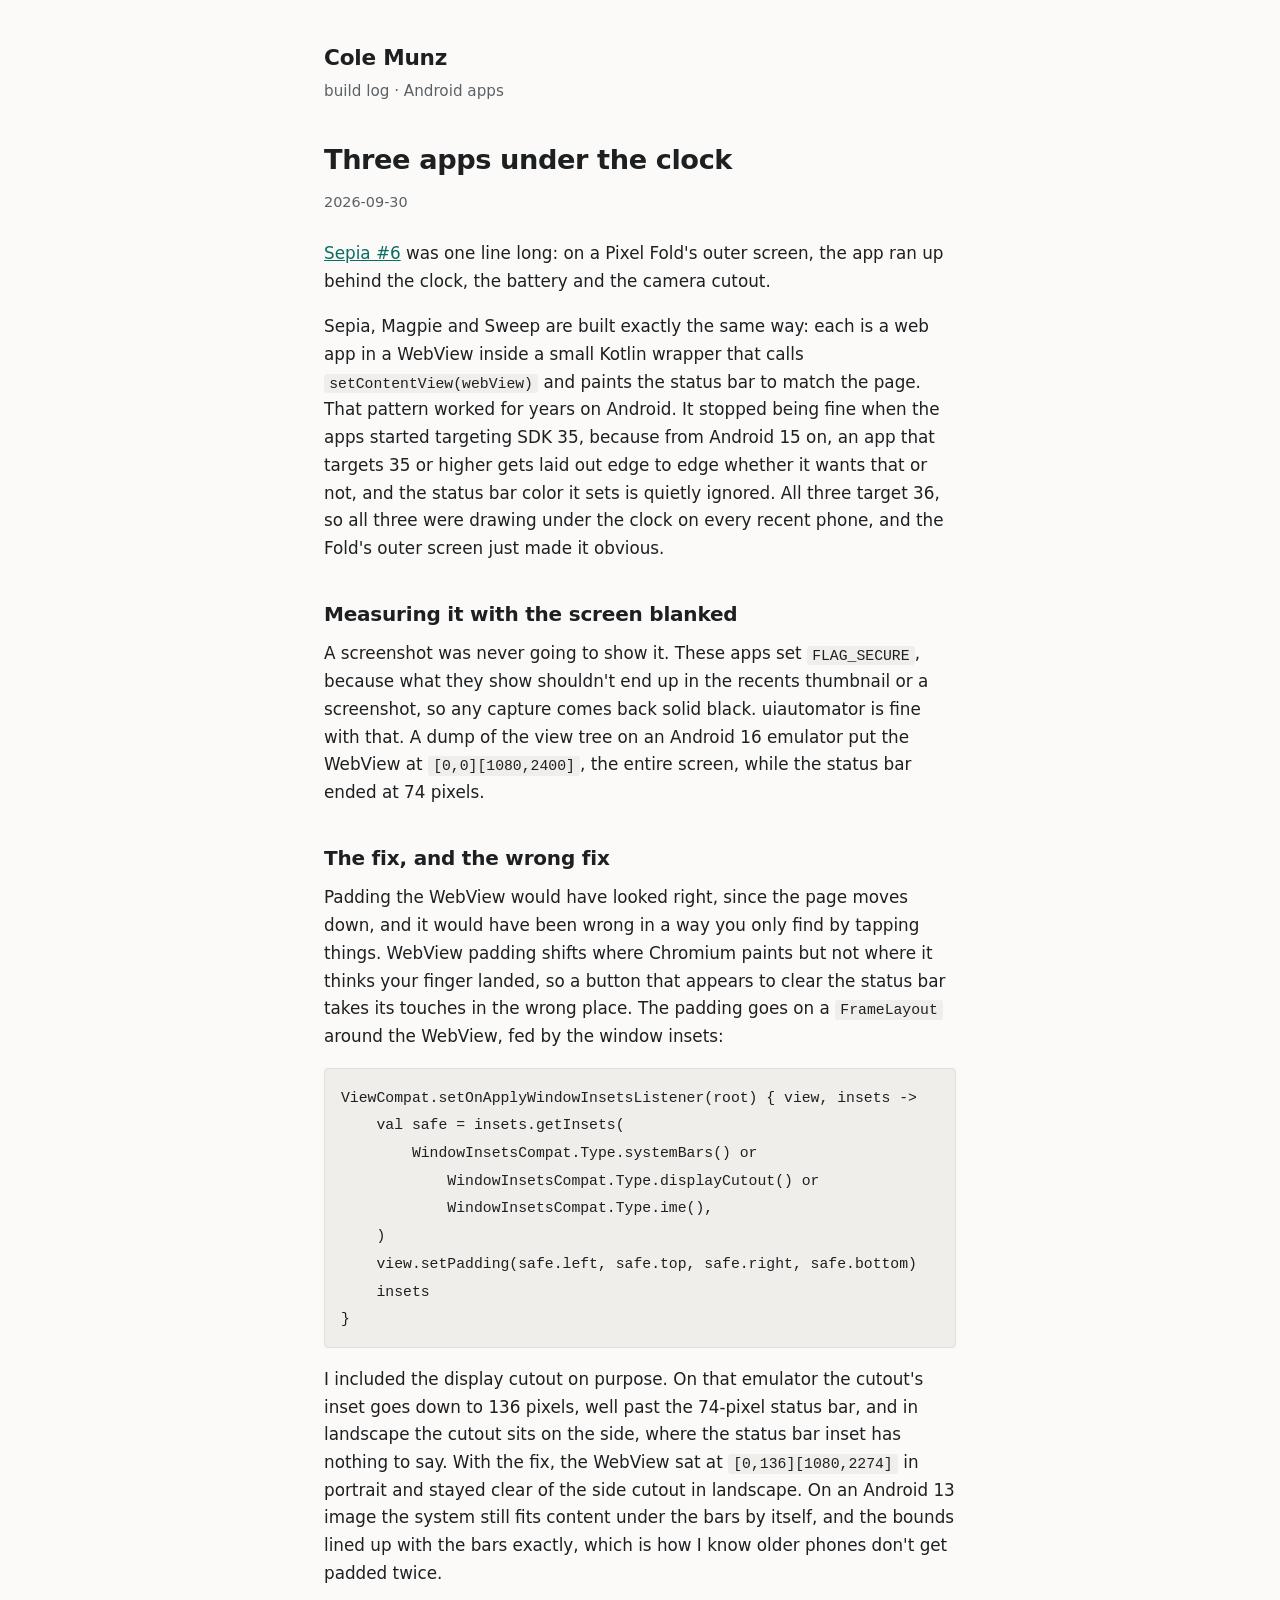
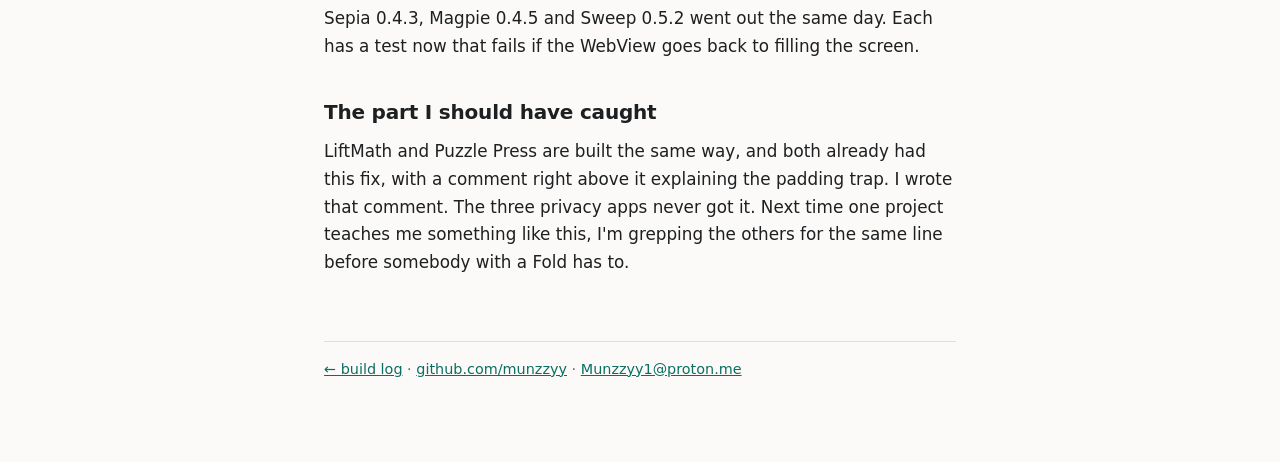
<file: posts/three-apps-under-the-clock.html>
<!doctype html>
<html lang="en">
<head>
<meta charset="utf-8">
<meta name="viewport" content="width=device-width, initial-scale=1">
<title>Three apps under the clock</title>
<meta name="description" content="A Pixel Fold's outer screen showed Sepia's top bar behind the clock and the camera. Android 15 made every app edge to edge, and three of mine had never noticed.">
<link rel="icon" href="../favicon.svg" type="image/svg+xml">
<link rel="stylesheet" href="../style.css">
</head>
<body>
<main>
<header class="site">
  <h1><a href="../index.html">Cole Munz</a></h1>
  <p>build log · Android apps</p>
</header>

<h1 class="post">Three apps under the clock</h1>
<p class="date">2026-09-30</p>

<article>
<p><a href="https://github.com/munzzyy/sepia/issues/6">Sepia #6</a> was one line long: on a Pixel Fold's outer screen, the app ran up behind the clock, the battery and the camera cutout.</p>

<p>Sepia, Magpie and Sweep are built exactly the same way: each is a web app in a WebView inside a small Kotlin wrapper that calls <code>setContentView(webView)</code> and paints the status bar to match the page. That pattern worked for years on Android. It stopped being fine when the apps started targeting SDK 35, because from Android 15 on, an app that targets 35 or higher gets laid out edge to edge whether it wants that or not, and the status bar color it sets is quietly ignored. All three target 36, so all three were drawing under the clock on every recent phone, and the Fold's outer screen just made it obvious.</p>

<h2>Measuring it with the screen blanked</h2>

<p>A screenshot was never going to show it. These apps set <code>FLAG_SECURE</code>, because what they show shouldn't end up in the recents thumbnail or a screenshot, so any capture comes back solid black. uiautomator is fine with that. A dump of the view tree on an Android 16 emulator put the WebView at <code>[0,0][1080,2400]</code>, the entire screen, while the status bar ended at 74 pixels.</p>

<h2>The fix, and the wrong fix</h2>

<p>Padding the WebView would have looked right, since the page moves down, and it would have been wrong in a way you only find by tapping things. WebView padding shifts where Chromium paints but not where it thinks your finger landed, so a button that appears to clear the status bar takes its touches in the wrong place. The padding goes on a <code>FrameLayout</code> around the WebView, fed by the window insets:</p>

<pre><code>ViewCompat.setOnApplyWindowInsetsListener(root) { view, insets ->
    val safe = insets.getInsets(
        WindowInsetsCompat.Type.systemBars() or
            WindowInsetsCompat.Type.displayCutout() or
            WindowInsetsCompat.Type.ime(),
    )
    view.setPadding(safe.left, safe.top, safe.right, safe.bottom)
    insets
}</code></pre>

<p>I included the display cutout on purpose. On that emulator the cutout's inset goes down to 136 pixels, well past the 74-pixel status bar, and in landscape the cutout sits on the side, where the status bar inset has nothing to say. With the fix, the WebView sat at <code>[0,136][1080,2274]</code> in portrait and stayed clear of the side cutout in landscape. On an Android 13 image the system still fits content under the bars by itself, and the bounds lined up with the bars exactly, which is how I know older phones don't get padded twice.</p>

<p>Sepia 0.4.3, Magpie 0.4.5 and Sweep 0.5.2 went out the same day. Each has a test now that fails if the WebView goes back to filling the screen.</p>

<h2>The part I should have caught</h2>

<p>LiftMath and Puzzle Press are built the same way, and both already had this fix, with a comment right above it explaining the padding trap. I wrote that comment. The three privacy apps never got it. Next time one project teaches me something like this, I'm grepping the others for the same line before somebody with a Fold has to.</p>
</article>

<footer>
  <a href="../index.html">← build log</a> · <a href="https://github.com/munzzyy">github.com/munzzyy</a> · <a href="mailto:Munzzyy1@proton.me">Munzzyy1@proton.me</a>
</footer>
</main>
</body>
</html>
</file>
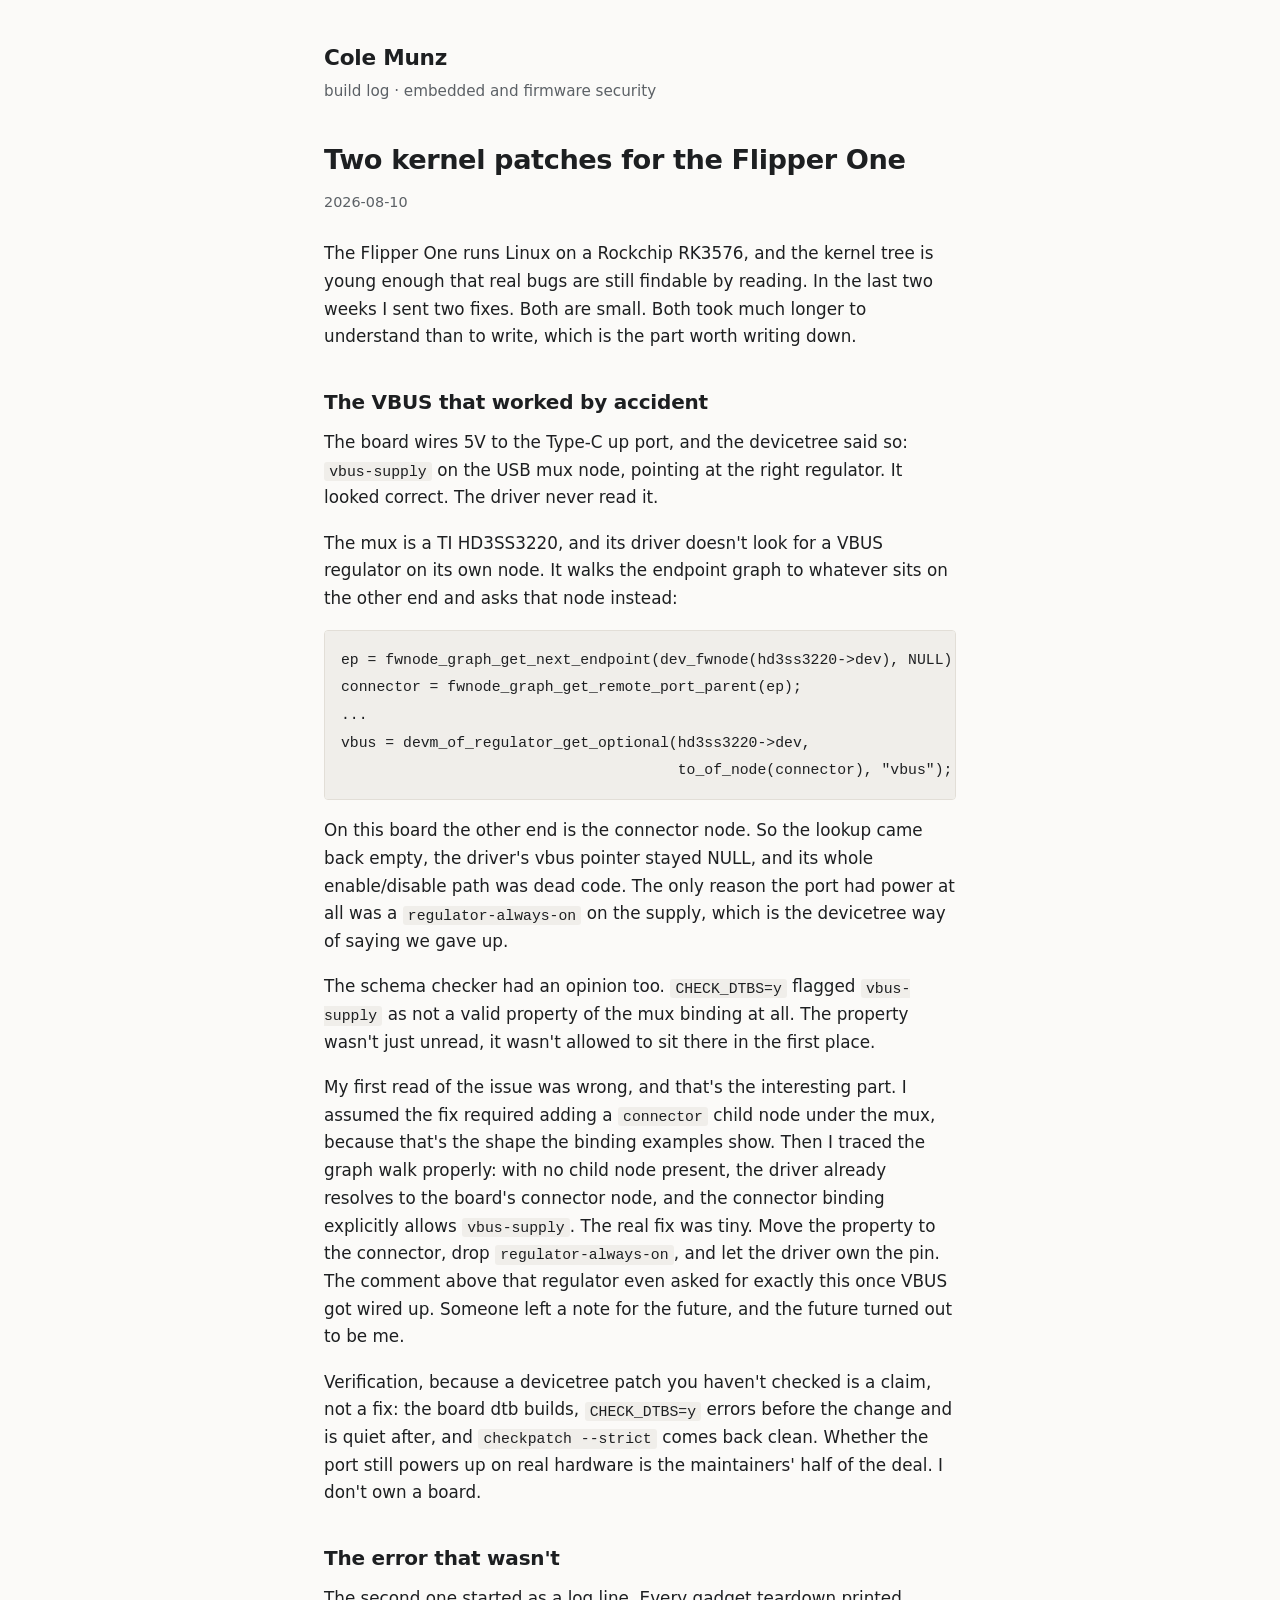
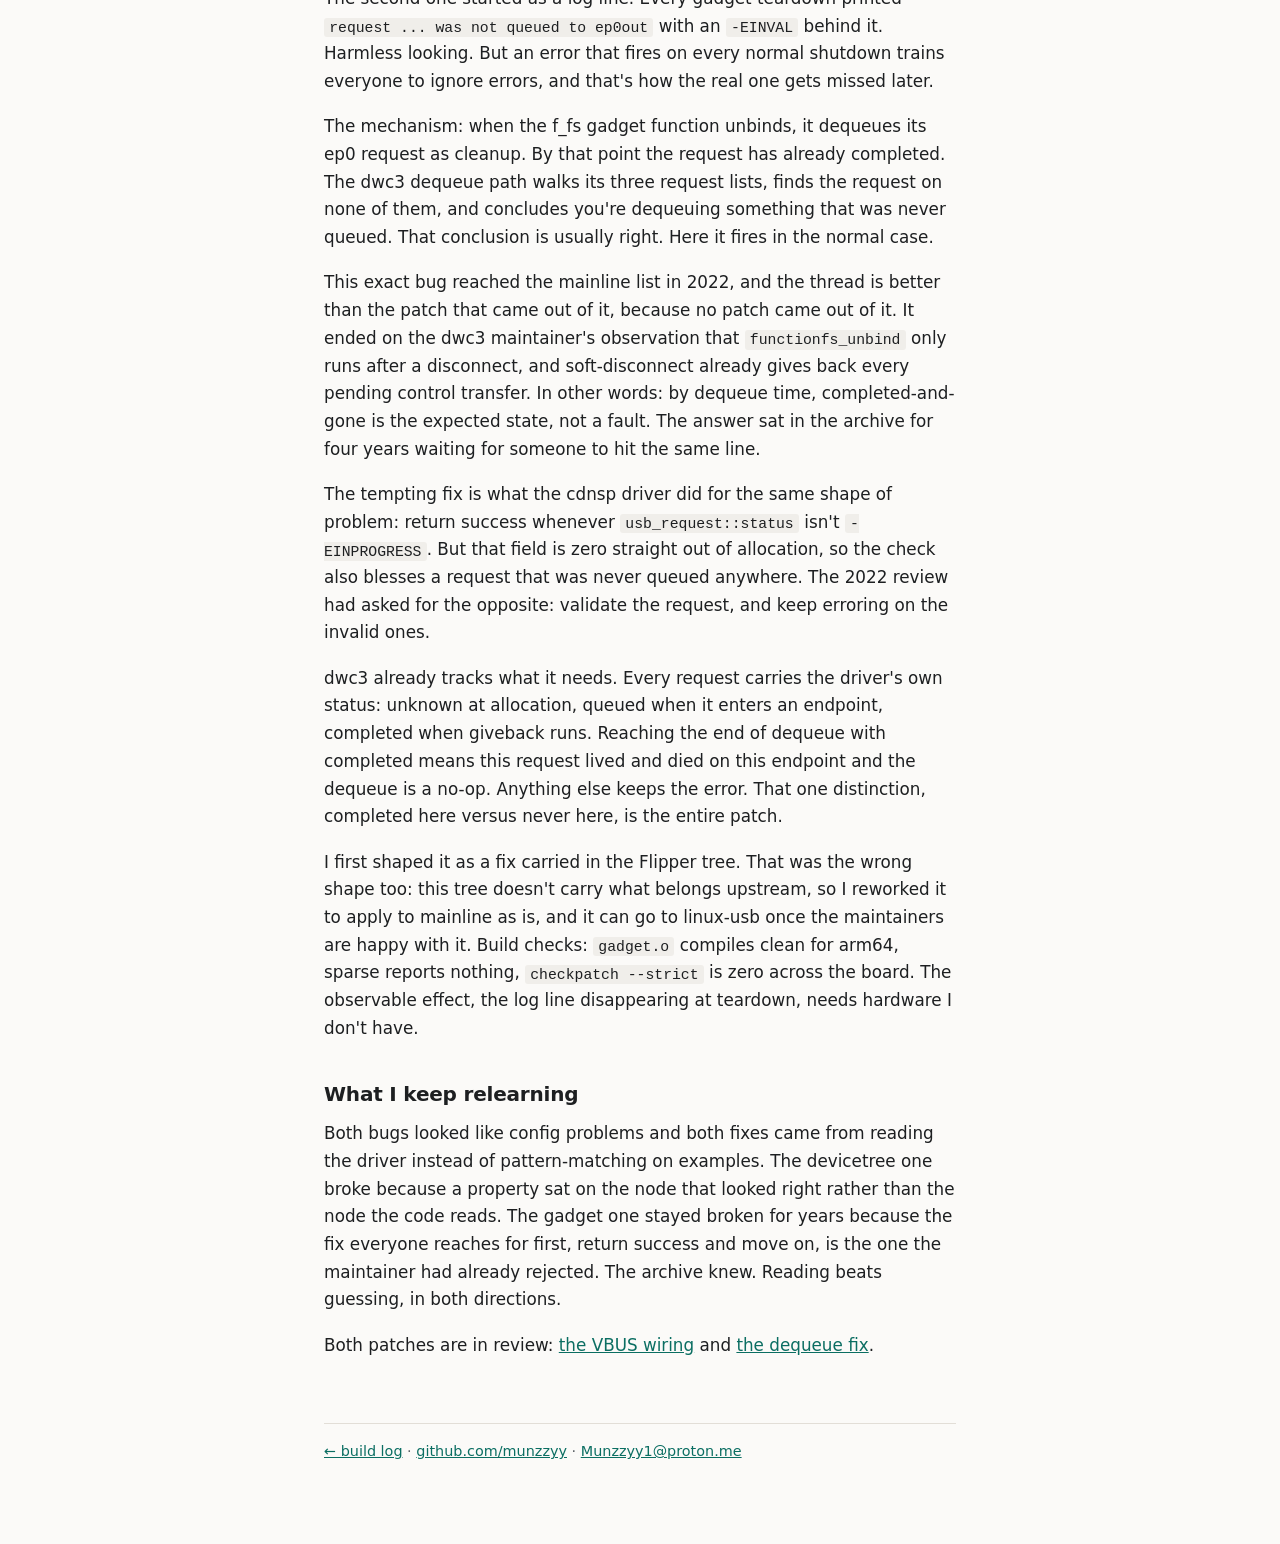
<file: posts/two-kernel-patches-for-the-flipper-one.html>
<!doctype html>
<html lang="en">
<head>
<meta charset="utf-8">
<meta name="viewport" content="width=device-width, initial-scale=1">
<title>Two kernel patches for the Flipper One</title>
<meta name="description" content="A devicetree VBUS fix where my first read was wrong, and a dwc3 gadget fix whose answer had been sitting on the mailing list since 2022.">
<link rel="icon" href="../favicon.svg" type="image/svg+xml">
<link rel="stylesheet" href="../style.css">
</head>
<body>
<main>
<header class="site">
  <h1><a href="../index.html">Cole Munz</a></h1>
  <p>build log · embedded and firmware security</p>
</header>

<h1 class="post">Two kernel patches for the Flipper One</h1>
<p class="date">2026-08-10</p>

<article>
<p>The Flipper One runs Linux on a Rockchip RK3576, and the kernel tree is young enough that real bugs are still findable by reading. In the last two weeks I sent two fixes. Both are small. Both took much longer to understand than to write, which is the part worth writing down.</p>

<h2>The VBUS that worked by accident</h2>

<p>The board wires 5V to the Type-C up port, and the devicetree said so: <code>vbus-supply</code> on the USB mux node, pointing at the right regulator. It looked correct. The driver never read it.</p>

<p>The mux is a TI HD3SS3220, and its driver doesn't look for a VBUS regulator on its own node. It walks the endpoint graph to whatever sits on the other end and asks that node instead:</p>

<pre><code>ep = fwnode_graph_get_next_endpoint(dev_fwnode(hd3ss3220->dev), NULL);
connector = fwnode_graph_get_remote_port_parent(ep);
...
vbus = devm_of_regulator_get_optional(hd3ss3220->dev,
                                      to_of_node(connector), "vbus");</code></pre>

<p>On this board the other end is the connector node. So the lookup came back empty, the driver's vbus pointer stayed NULL, and its whole enable/disable path was dead code. The only reason the port had power at all was a <code>regulator-always-on</code> on the supply, which is the devicetree way of saying we gave up.</p>

<p>The schema checker had an opinion too. <code>CHECK_DTBS=y</code> flagged <code>vbus-supply</code> as not a valid property of the mux binding at all. The property wasn't just unread, it wasn't allowed to sit there in the first place.</p>

<p>My first read of the issue was wrong, and that's the interesting part. I assumed the fix required adding a <code>connector</code> child node under the mux, because that's the shape the binding examples show. Then I traced the graph walk properly: with no child node present, the driver already resolves to the board's connector node, and the connector binding explicitly allows <code>vbus-supply</code>. The real fix was tiny. Move the property to the connector, drop <code>regulator-always-on</code>, and let the driver own the pin. The comment above that regulator even asked for exactly this once VBUS got wired up. Someone left a note for the future, and the future turned out to be me.</p>

<p>Verification, because a devicetree patch you haven't checked is a claim, not a fix: the board dtb builds, <code>CHECK_DTBS=y</code> errors before the change and is quiet after, and <code>checkpatch --strict</code> comes back clean. Whether the port still powers up on real hardware is the maintainers' half of the deal. I don't own a board.</p>

<h2>The error that wasn't</h2>

<p>The second one started as a log line. Every gadget teardown printed <code>request ... was not queued to ep0out</code> with an <code>-EINVAL</code> behind it. Harmless looking. But an error that fires on every normal shutdown trains everyone to ignore errors, and that's how the real one gets missed later.</p>

<p>The mechanism: when the f_fs gadget function unbinds, it dequeues its ep0 request as cleanup. By that point the request has already completed. The dwc3 dequeue path walks its three request lists, finds the request on none of them, and concludes you're dequeuing something that was never queued. That conclusion is usually right. Here it fires in the normal case.</p>

<p>This exact bug reached the mainline list in 2022, and the thread is better than the patch that came out of it, because no patch came out of it. It ended on the dwc3 maintainer's observation that <code>functionfs_unbind</code> only runs after a disconnect, and soft-disconnect already gives back every pending control transfer. In other words: by dequeue time, completed-and-gone is the expected state, not a fault. The answer sat in the archive for four years waiting for someone to hit the same line.</p>

<p>The tempting fix is what the cdnsp driver did for the same shape of problem: return success whenever <code>usb_request::status</code> isn't <code>-EINPROGRESS</code>. But that field is zero straight out of allocation, so the check also blesses a request that was never queued anywhere. The 2022 review had asked for the opposite: validate the request, and keep erroring on the invalid ones.</p>

<p>dwc3 already tracks what it needs. Every request carries the driver's own status: unknown at allocation, queued when it enters an endpoint, completed when giveback runs. Reaching the end of dequeue with completed means this request lived and died on this endpoint and the dequeue is a no-op. Anything else keeps the error. That one distinction, completed here versus never here, is the entire patch.</p>

<p>I first shaped it as a fix carried in the Flipper tree. That was the wrong shape too: this tree doesn't carry what belongs upstream, so I reworked it to apply to mainline as is, and it can go to linux-usb once the maintainers are happy with it. Build checks: <code>gadget.o</code> compiles clean for arm64, sparse reports nothing, <code>checkpatch --strict</code> is zero across the board. The observable effect, the log line disappearing at teardown, needs hardware I don't have.</p>

<h2>What I keep relearning</h2>

<p>Both bugs looked like config problems and both fixes came from reading the driver instead of pattern-matching on examples. The devicetree one broke because a property sat on the node that looked right rather than the node the code reads. The gadget one stayed broken for years because the fix everyone reaches for first, return success and move on, is the one the maintainer had already rejected. The archive knew. Reading beats guessing, in both directions.</p>

<p>Both patches are in review: <a href="https://github.com/flipperdevices/flipper-linux-kernel/pull/21">the VBUS wiring</a> and <a href="https://github.com/flipperdevices/flipper-linux-kernel/pull/22">the dequeue fix</a>.</p>
</article>

<footer>
  <a href="../index.html">← build log</a> · <a href="https://github.com/munzzyy">github.com/munzzyy</a> · <a href="mailto:Munzzyy1@proton.me">Munzzyy1@proton.me</a>
</footer>
</main>
</body>
</html>
</file>
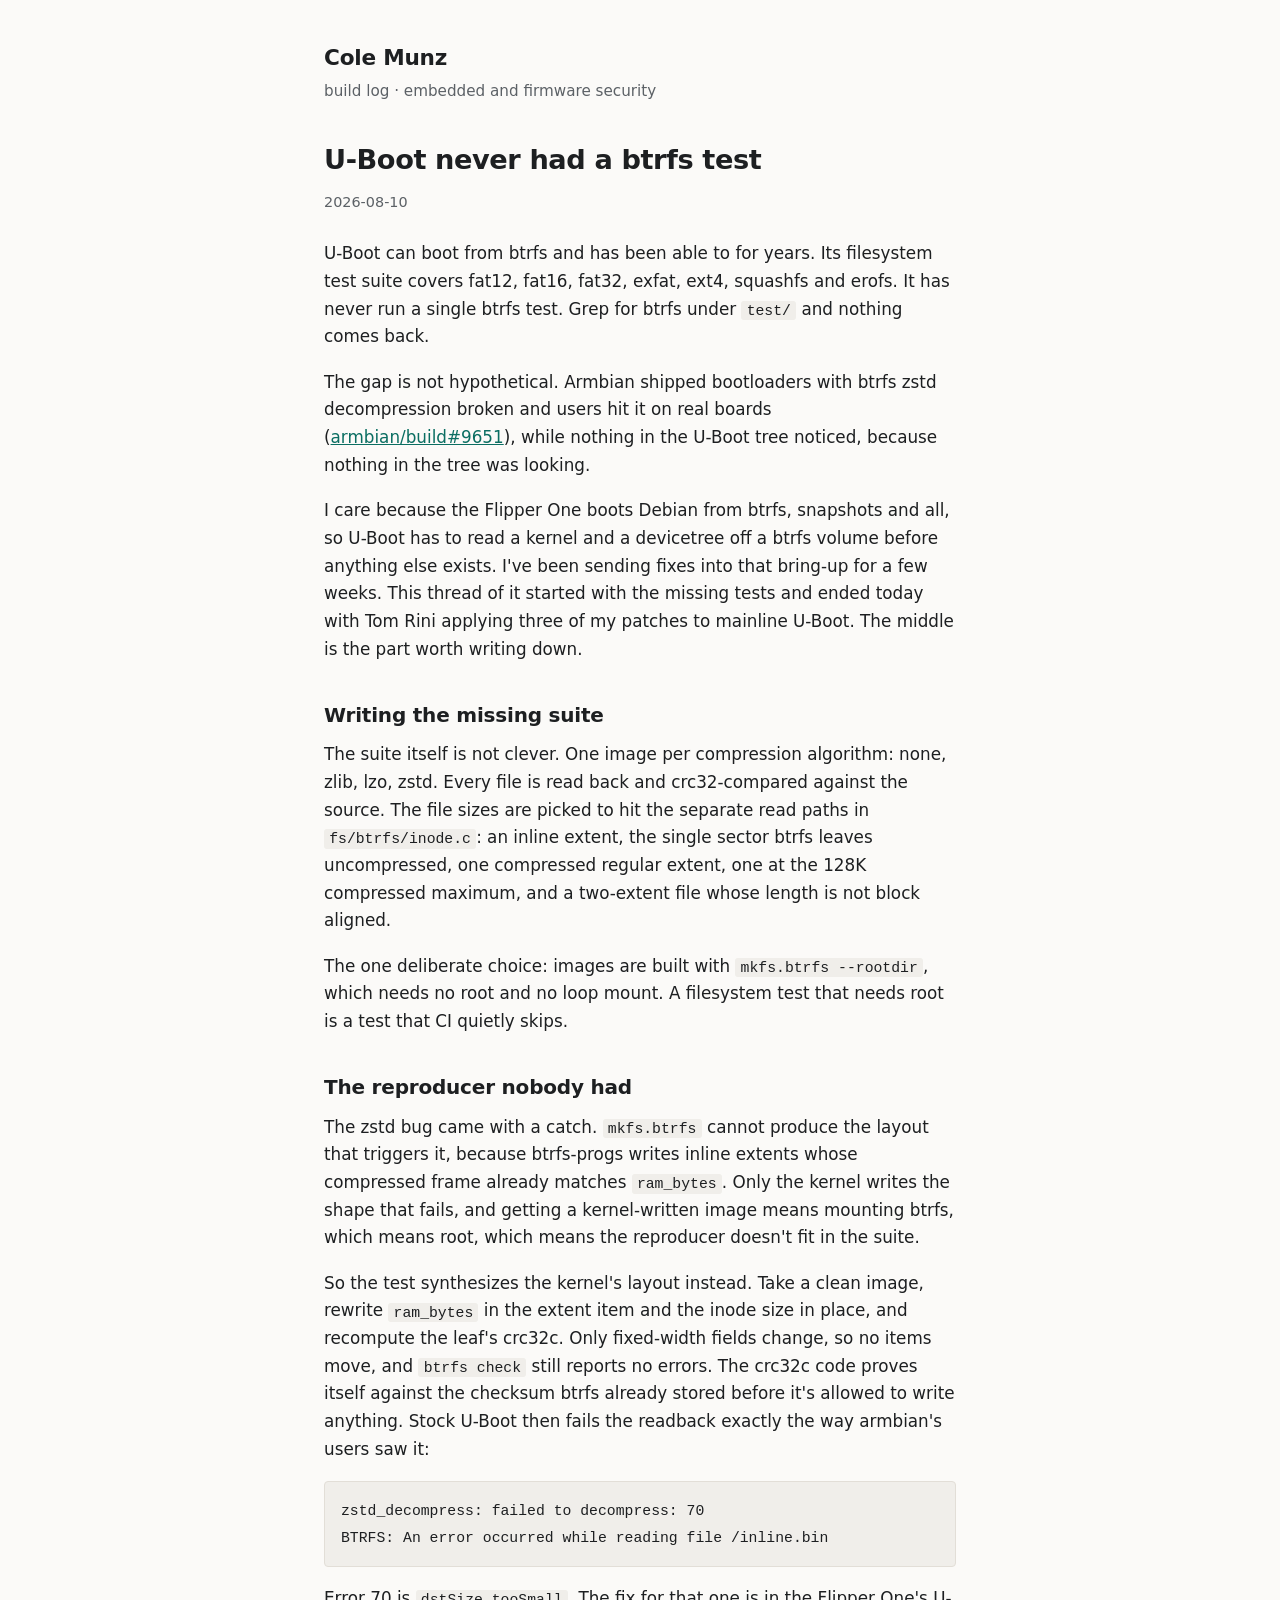
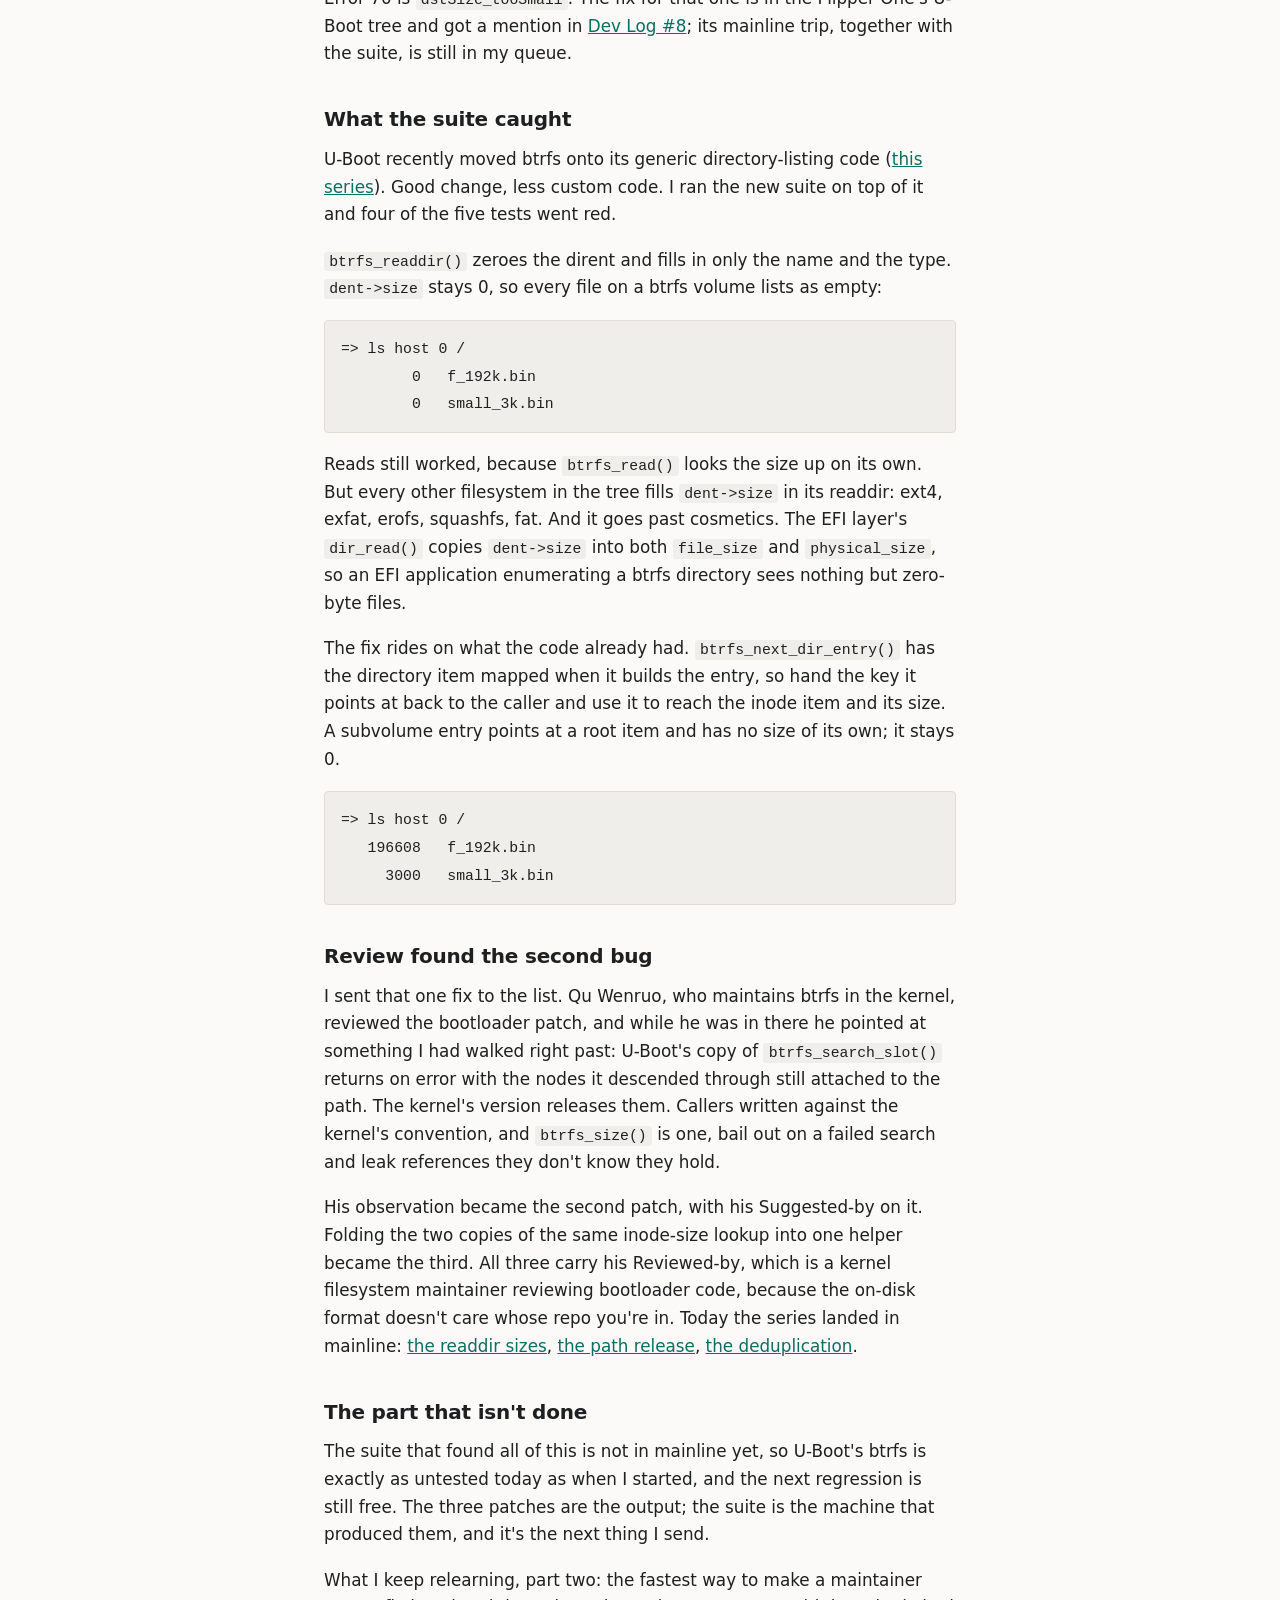
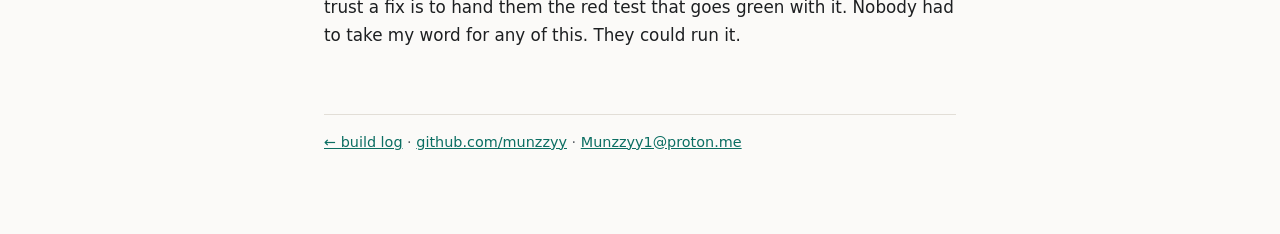
<file: posts/u-boot-never-had-a-btrfs-test.html>
<!doctype html>
<html lang="en">
<head>
<meta charset="utf-8">
<meta name="viewport" content="width=device-width, initial-scale=1">
<title>U-Boot never had a btrfs test</title>
<meta name="description" content="Writing the filesystem tests U-Boot was missing: a reproducer that had to be synthesized byte by byte, a regression the suite caught, and three patches now in mainline.">
<link rel="icon" href="../favicon.svg" type="image/svg+xml">
<link rel="stylesheet" href="../style.css">
</head>
<body>
<main>
<header class="site">
  <h1><a href="../index.html">Cole Munz</a></h1>
  <p>build log · embedded and firmware security</p>
</header>

<h1 class="post">U-Boot never had a btrfs test</h1>
<p class="date">2026-08-10</p>

<article>
<p>U-Boot can boot from btrfs and has been able to for years. Its filesystem test suite covers fat12, fat16, fat32, exfat, ext4, squashfs and erofs. It has never run a single btrfs test. Grep for btrfs under <code>test/</code> and nothing comes back.</p>

<p>The gap is not hypothetical. Armbian shipped bootloaders with btrfs zstd decompression broken and users hit it on real boards (<a href="https://github.com/armbian/build/issues/9651">armbian/build#9651</a>), while nothing in the U-Boot tree noticed, because nothing in the tree was looking.</p>

<p>I care because the Flipper One boots Debian from btrfs, snapshots and all, so U-Boot has to read a kernel and a devicetree off a btrfs volume before anything else exists. I've been sending fixes into that bring-up for a few weeks. This thread of it started with the missing tests and ended today with Tom Rini applying three of my patches to mainline U-Boot. The middle is the part worth writing down.</p>

<h2>Writing the missing suite</h2>

<p>The suite itself is not clever. One image per compression algorithm: none, zlib, lzo, zstd. Every file is read back and crc32-compared against the source. The file sizes are picked to hit the separate read paths in <code>fs/btrfs/inode.c</code>: an inline extent, the single sector btrfs leaves uncompressed, one compressed regular extent, one at the 128K compressed maximum, and a two-extent file whose length is not block aligned.</p>

<p>The one deliberate choice: images are built with <code>mkfs.btrfs --rootdir</code>, which needs no root and no loop mount. A filesystem test that needs root is a test that CI quietly skips.</p>

<h2>The reproducer nobody had</h2>

<p>The zstd bug came with a catch. <code>mkfs.btrfs</code> cannot produce the layout that triggers it, because btrfs-progs writes inline extents whose compressed frame already matches <code>ram_bytes</code>. Only the kernel writes the shape that fails, and getting a kernel-written image means mounting btrfs, which means root, which means the reproducer doesn't fit in the suite.</p>

<p>So the test synthesizes the kernel's layout instead. Take a clean image, rewrite <code>ram_bytes</code> in the extent item and the inode size in place, and recompute the leaf's crc32c. Only fixed-width fields change, so no items move, and <code>btrfs check</code> still reports no errors. The crc32c code proves itself against the checksum btrfs already stored before it's allowed to write anything. Stock U-Boot then fails the readback exactly the way armbian's users saw it:</p>

<pre><code>zstd_decompress: failed to decompress: 70
BTRFS: An error occurred while reading file /inline.bin</code></pre>

<p>Error 70 is <code>dstSize_tooSmall</code>. The fix for that one is in the Flipper One's U-Boot tree and got a mention in <a href="https://docs.flipper.net/one/dev-log/8">Dev Log #8</a>; its mainline trip, together with the suite, is still in my queue.</p>

<h2>What the suite caught</h2>

<p>U-Boot recently moved btrfs onto its generic directory-listing code (<a href="https://lore.kernel.org/r/20260626-btrfs-readdir-v2-0-7dd43f72d1b4@flipper.net">this series</a>). Good change, less custom code. I ran the new suite on top of it and four of the five tests went red.</p>

<p><code>btrfs_readdir()</code> zeroes the dirent and fills in only the name and the type. <code>dent-&gt;size</code> stays 0, so every file on a btrfs volume lists as empty:</p>

<pre><code>=&gt; ls host 0 /
        0   f_192k.bin
        0   small_3k.bin</code></pre>

<p>Reads still worked, because <code>btrfs_read()</code> looks the size up on its own. But every other filesystem in the tree fills <code>dent-&gt;size</code> in its readdir: ext4, exfat, erofs, squashfs, fat. And it goes past cosmetics. The EFI layer's <code>dir_read()</code> copies <code>dent-&gt;size</code> into both <code>file_size</code> and <code>physical_size</code>, so an EFI application enumerating a btrfs directory sees nothing but zero-byte files.</p>

<p>The fix rides on what the code already had. <code>btrfs_next_dir_entry()</code> has the directory item mapped when it builds the entry, so hand the key it points at back to the caller and use it to reach the inode item and its size. A subvolume entry points at a root item and has no size of its own; it stays 0.</p>

<pre><code>=&gt; ls host 0 /
   196608   f_192k.bin
     3000   small_3k.bin</code></pre>

<h2>Review found the second bug</h2>

<p>I sent that one fix to the list. Qu Wenruo, who maintains btrfs in the kernel, reviewed the bootloader patch, and while he was in there he pointed at something I had walked right past: U-Boot's copy of <code>btrfs_search_slot()</code> returns on error with the nodes it descended through still attached to the path. The kernel's version releases them. Callers written against the kernel's convention, and <code>btrfs_size()</code> is one, bail out on a failed search and leak references they don't know they hold.</p>

<p>His observation became the second patch, with his Suggested-by on it. Folding the two copies of the same inode-size lookup into one helper became the third. All three carry his Reviewed-by, which is a kernel filesystem maintainer reviewing bootloader code, because the on-disk format doesn't care whose repo you're in. Today the series landed in mainline: <a href="https://github.com/u-boot/u-boot/commit/1cf825afd0d7">the readdir sizes</a>, <a href="https://github.com/u-boot/u-boot/commit/1a5c8af2d4e4">the path release</a>, <a href="https://github.com/u-boot/u-boot/commit/a11f8659f451">the deduplication</a>.</p>

<h2>The part that isn't done</h2>

<p>The suite that found all of this is not in mainline yet, so U-Boot's btrfs is exactly as untested today as when I started, and the next regression is still free. The three patches are the output; the suite is the machine that produced them, and it's the next thing I send.</p>

<p>What I keep relearning, part two: the fastest way to make a maintainer trust a fix is to hand them the red test that goes green with it. Nobody had to take my word for any of this. They could run it.</p>
</article>

<footer>
  <a href="../index.html">← build log</a> · <a href="https://github.com/munzzyy">github.com/munzzyy</a> · <a href="mailto:Munzzyy1@proton.me">Munzzyy1@proton.me</a>
</footer>
</main>
</body>
</html>
</file>
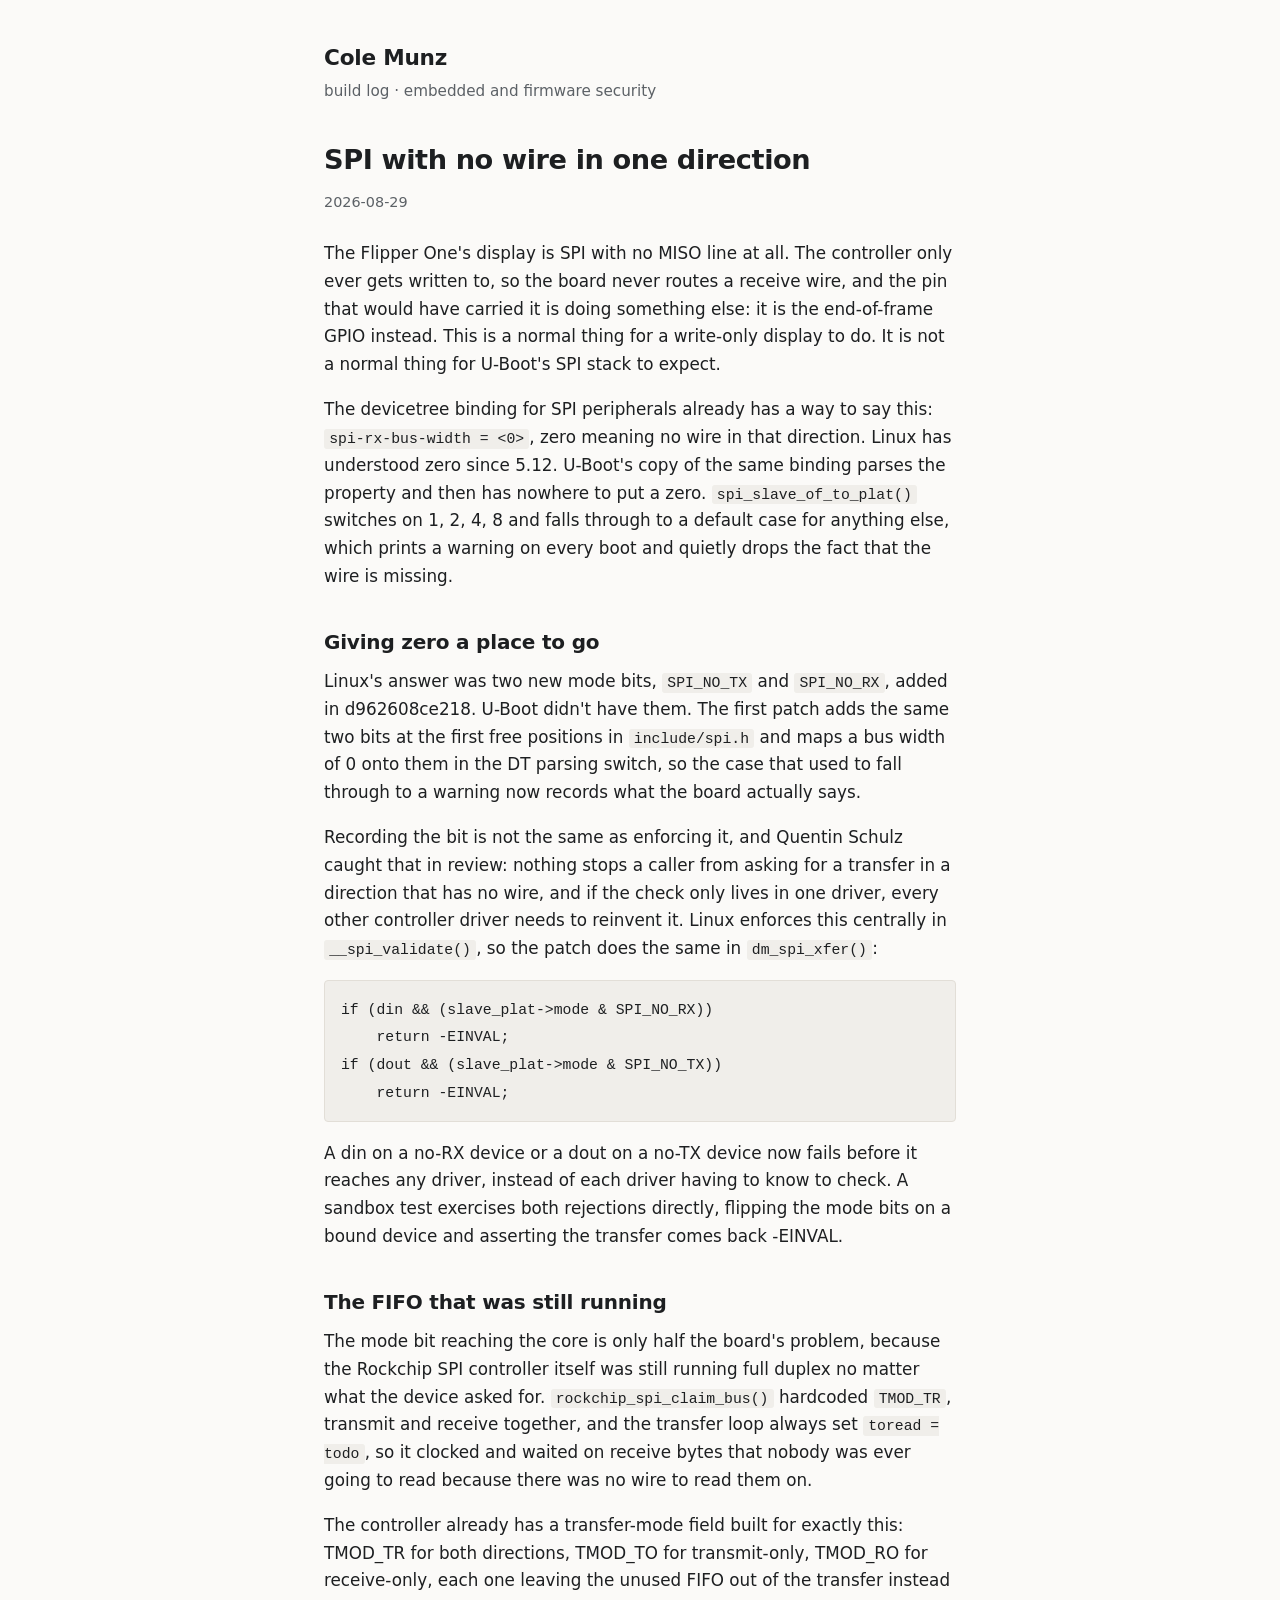
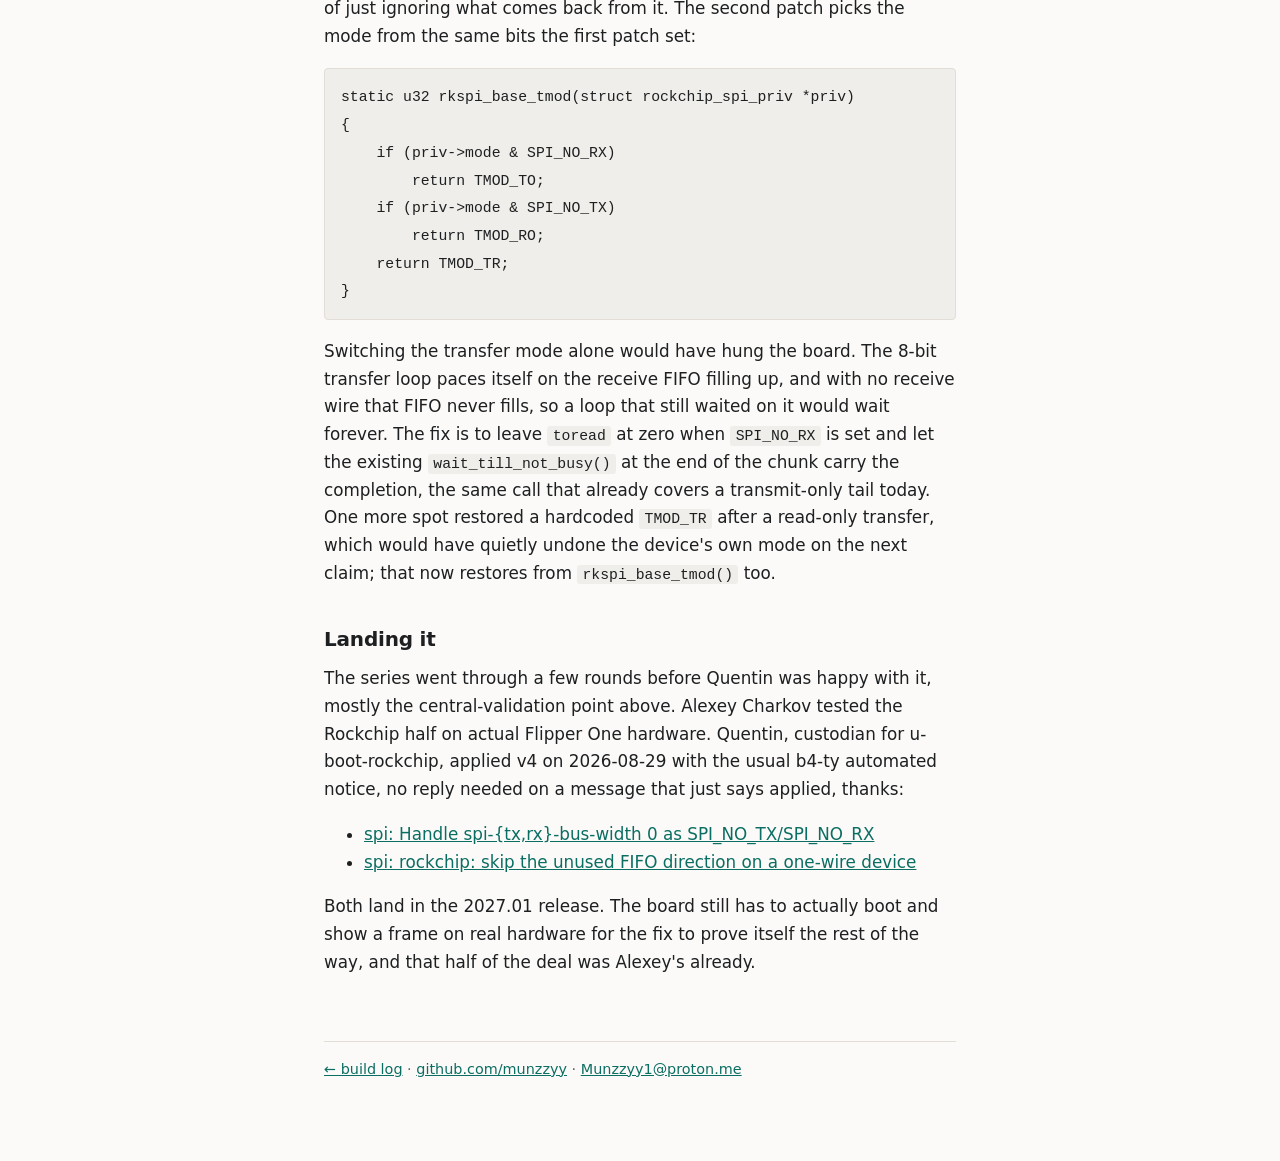
<file: posts/u-boot-spi-no-wire.html>
<!doctype html>
<html lang="en">
<head>
<meta charset="utf-8">
<meta name="viewport" content="width=device-width, initial-scale=1">
<title>Spi with no wire in one direction</title>
<meta name="description" content="A U-Boot binding allowed a bus width of zero and nothing downstream understood what that meant. Two patches later, mainline does.">
<link rel="icon" href="../favicon.svg" type="image/svg+xml">
<link rel="stylesheet" href="../style.css">
</head>
<body>
<main>
<header class="site">
  <h1><a href="../index.html">Cole Munz</a></h1>
  <p>build log · embedded and firmware security</p>
</header>

<h1 class="post">SPI with no wire in one direction</h1>
<p class="date">2026-08-29</p>

<article>
<p>The Flipper One's display is SPI with no MISO line at all. The controller only ever gets written to, so the board never routes a receive wire, and the pin that would have carried it is doing something else: it is the end-of-frame GPIO instead. This is a normal thing for a write-only display to do. It is not a normal thing for U-Boot's SPI stack to expect.</p>

<p>The devicetree binding for SPI peripherals already has a way to say this: <code>spi-rx-bus-width = &lt;0&gt;</code>, zero meaning no wire in that direction. Linux has understood zero since 5.12. U-Boot's copy of the same binding parses the property and then has nowhere to put a zero. <code>spi_slave_of_to_plat()</code> switches on 1, 2, 4, 8 and falls through to a default case for anything else, which prints a warning on every boot and quietly drops the fact that the wire is missing.</p>

<h2>Giving zero a place to go</h2>

<p>Linux's answer was two new mode bits, <code>SPI_NO_TX</code> and <code>SPI_NO_RX</code>, added in d962608ce218. U-Boot didn't have them. The first patch adds the same two bits at the first free positions in <code>include/spi.h</code> and maps a bus width of 0 onto them in the DT parsing switch, so the case that used to fall through to a warning now records what the board actually says.</p>

<p>Recording the bit is not the same as enforcing it, and Quentin Schulz caught that in review: nothing stops a caller from asking for a transfer in a direction that has no wire, and if the check only lives in one driver, every other controller driver needs to reinvent it. Linux enforces this centrally in <code>__spi_validate()</code>, so the patch does the same in <code>dm_spi_xfer()</code>:</p>

<pre><code>if (din && (slave_plat->mode & SPI_NO_RX))
    return -EINVAL;
if (dout && (slave_plat->mode & SPI_NO_TX))
    return -EINVAL;</code></pre>

<p>A din on a no-RX device or a dout on a no-TX device now fails before it reaches any driver, instead of each driver having to know to check. A sandbox test exercises both rejections directly, flipping the mode bits on a bound device and asserting the transfer comes back -EINVAL.</p>

<h2>The FIFO that was still running</h2>

<p>The mode bit reaching the core is only half the board's problem, because the Rockchip SPI controller itself was still running full duplex no matter what the device asked for. <code>rockchip_spi_claim_bus()</code> hardcoded <code>TMOD_TR</code>, transmit and receive together, and the transfer loop always set <code>toread = todo</code>, so it clocked and waited on receive bytes that nobody was ever going to read because there was no wire to read them on.</p>

<p>The controller already has a transfer-mode field built for exactly this: TMOD_TR for both directions, TMOD_TO for transmit-only, TMOD_RO for receive-only, each one leaving the unused FIFO out of the transfer instead of just ignoring what comes back from it. The second patch picks the mode from the same bits the first patch set:</p>

<pre><code>static u32 rkspi_base_tmod(struct rockchip_spi_priv *priv)
{
    if (priv->mode & SPI_NO_RX)
        return TMOD_TO;
    if (priv->mode & SPI_NO_TX)
        return TMOD_RO;
    return TMOD_TR;
}</code></pre>

<p>Switching the transfer mode alone would have hung the board. The 8-bit transfer loop paces itself on the receive FIFO filling up, and with no receive wire that FIFO never fills, so a loop that still waited on it would wait forever. The fix is to leave <code>toread</code> at zero when <code>SPI_NO_RX</code> is set and let the existing <code>wait_till_not_busy()</code> at the end of the chunk carry the completion, the same call that already covers a transmit-only tail today. One more spot restored a hardcoded <code>TMOD_TR</code> after a read-only transfer, which would have quietly undone the device's own mode on the next claim; that now restores from <code>rkspi_base_tmod()</code> too.</p>

<h2>Landing it</h2>

<p>The series went through a few rounds before Quentin was happy with it, mostly the central-validation point above. Alexey Charkov tested the Rockchip half on actual Flipper One hardware. Quentin, custodian for u-boot-rockchip, applied v4 on 2026-08-29 with the usual b4-ty automated notice, no reply needed on a message that just says applied, thanks:</p>

<ul>
<li><a href="https://github.com/u-boot/u-boot/commit/300cdfa08c53">spi: Handle spi-{tx,rx}-bus-width 0 as SPI_NO_TX/SPI_NO_RX</a></li>
<li><a href="https://github.com/u-boot/u-boot/commit/ed58bafd0b24">spi: rockchip: skip the unused FIFO direction on a one-wire device</a></li>
</ul>

<p>Both land in the 2027.01 release. The board still has to actually boot and show a frame on real hardware for the fix to prove itself the rest of the way, and that half of the deal was Alexey's already.</p>
</article>

<footer>
  <a href="../index.html">← build log</a> · <a href="https://github.com/munzzyy">github.com/munzzyy</a> · <a href="mailto:Munzzyy1@proton.me">Munzzyy1@proton.me</a>
</footer>
</main>
</body>
</html>
</file>
<file: style.css>
:root {
  --bg: #fbfaf8;
  --ink: #1d1f21;
  --muted: #5c6166;
  --line: #e2ded7;
  --accent: #0b6e62;
  --code-bg: #f0eeea;
}
@media (prefers-color-scheme: dark) {
  :root {
    --bg: #121417;
    --ink: #dde0e3;
    --muted: #9aa1a8;
    --line: #2a2e33;
    --accent: #3db8a6;
    --code-bg: #1c2024;
  }
}
* { box-sizing: border-box; }
body {
  margin: 0;
  background: var(--bg);
  color: var(--ink);
  font: 1.05rem/1.65 ui-sans-serif, system-ui, -apple-system, "Segoe UI", Roboto, sans-serif;
  -webkit-text-size-adjust: 100%;
}
main { max-width: 42rem; margin: 0 auto; padding: 2.5rem 1.25rem 5rem; }
header.site { margin-bottom: 2.5rem; }
header.site h1 { margin: 0; font-size: 1.35rem; letter-spacing: -.01em; }
header.site h1 a { color: var(--ink); text-decoration: none; }
header.site p { margin: .2rem 0 0; color: var(--muted); font-size: .95rem; }
nav.top { margin-top: .6rem; font-size: .9rem; }
nav.top a { color: var(--accent); text-decoration: none; margin-right: 1rem; }
nav.top a:hover { text-decoration: underline; }
h1.post { font-size: 1.7rem; line-height: 1.2; letter-spacing: -.015em; margin: 0 0 .3rem; }
.date { color: var(--muted); font-size: .9rem; font-variant-numeric: tabular-nums; }
article { margin-top: 1.6rem; }
article h2 { font-size: 1.25rem; margin: 2.2rem 0 .6rem; letter-spacing: -.01em; }
article p { margin: 0 0 1.1rem; }
article a { color: var(--accent); }
code {
  font: .88em ui-monospace, "SF Mono", Menlo, Consolas, monospace;
  background: var(--code-bg);
  padding: .12em .35em;
  border-radius: 3px;
}
pre {
  background: var(--code-bg);
  border: 1px solid var(--line);
  border-radius: 4px;
  padding: .9rem 1rem;
  overflow-x: auto;
  margin: 0 0 1.1rem;
}
pre code { background: none; padding: 0; }
ul.posts { list-style: none; padding: 0; margin: 0; }
ul.posts li {
  display: flex; gap: 1rem; align-items: baseline;
  padding: .55rem 0; border-bottom: 1px solid var(--line);
}
ul.posts .date { flex: 0 0 auto; }
ul.posts a { color: var(--ink); text-decoration: none; font-weight: 550; }
ul.posts a:hover { color: var(--accent); }
ul.posts .summary { margin: .2rem 0 0; color: var(--muted); font-size: .92rem; line-height: 1.5; }
.apps-heading { font-size: 1.1rem; margin: 2.5rem 0 0; letter-spacing: -.01em; }
ul.posts.apps a { flex: 0 0 auto; }
ul.posts.apps .app-desc { color: var(--muted); font-size: .92rem; }
footer {
  margin-top: 4rem; padding-top: 1rem; border-top: 1px solid var(--line);
  color: var(--muted); font-size: .9rem;
}
footer a { color: var(--accent); }
</file>
